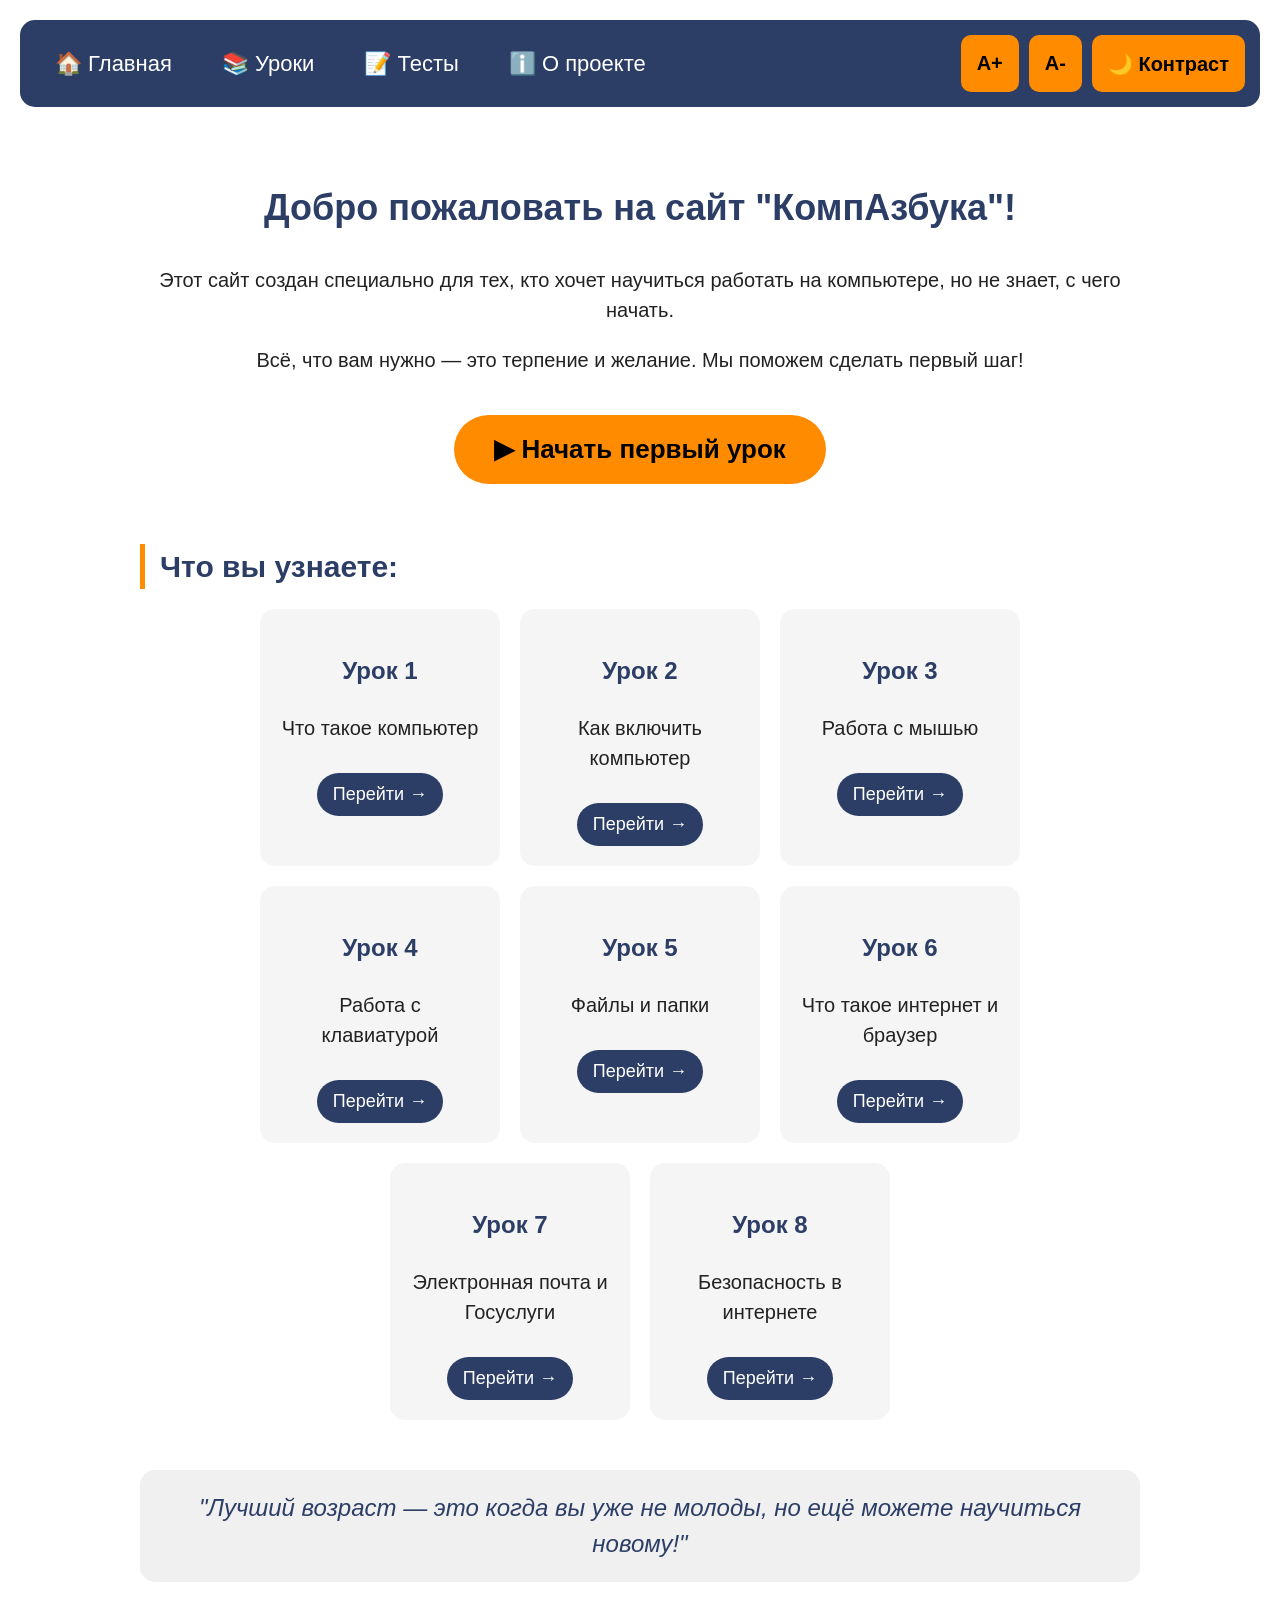
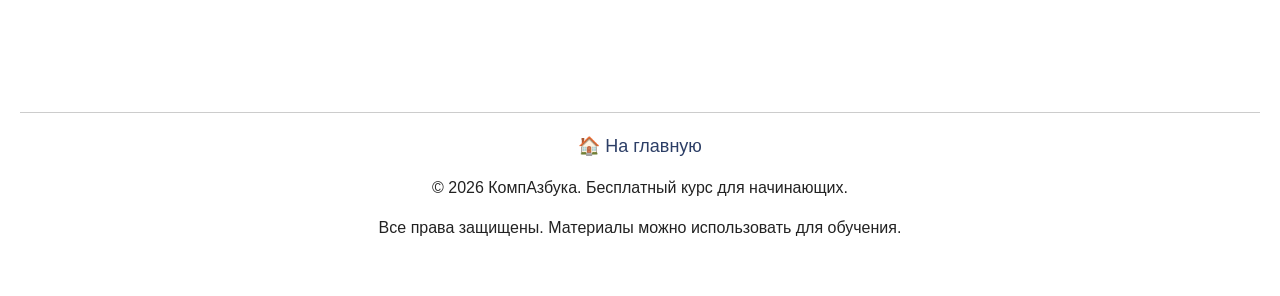
<file: index.html>
<!DOCTYPE html>
<link rel="stylesheet" href="style.css">
<html lang="ru">
<head>
    <meta charset="UTF-8">
    <meta name="viewport" content="width=device-width, initial-scale=1.0">
    <title>КомпАзбука - учимся работать на компьютере</title>
    <link rel="stylesheet" href="style.css">
</head>
<body>
    <div class="menu">
        <a href="index.html">🏠 Главная</a>
        <a href="lessons.html">📚 Уроки</a>
        <a href="tests.html">📝 Тесты</a>
        <a href="about.html">ℹ️ О проекте</a>
        <div class="accessibility-buttons">
            <button id="fontPlus" class="access-btn">А+</button>
            <button id="fontMinus" class="access-btn">А-</button>
            <button id="contrastToggle" class="access-btn">🌙 Контраст</button>
        </div>
    </div>
    <div class="content">
        <h1>Добро пожаловать на сайт "КомпАзбука"!</h1>
        
        <div class="welcome-block">
            <p>Этот сайт создан специально для тех, кто хочет научиться работать на компьютере, но не знает, с чего начать.</p>
            <p>Всё, что вам нужно — это терпение и желание. Мы поможем сделать первый шаг!</p>
            <a href="lesson1.html" class="big-button">▶ Начать первый урок</a>
        </div>
        
        <h2>Что вы узнаете:</h2>
        
        <div class="lessons-preview">
            <div class="lesson-card">
                <h3>Урок 1</h3>
                <p>Что такое компьютер</p>
                <a href="lesson1.html" class="small-button">Перейти →</a>
            </div>
            <div class="lesson-card">
                <h3>Урок 2</h3>
                <p>Как включить компьютер</p>
                <a href="lesson2.html" class="small-button">Перейти →</a>
            </div>
            <div class="lesson-card">
                <h3>Урок 3</h3>
                <p>Работа с мышью</p>
                <a href="lesson3.html" class="small-button">Перейти →</a>
            </div>
            <div class="lesson-card">
                <h3>Урок 4</h3>
                <p>Работа с клавиатурой</p>
                <a href="lesson4.html" class="small-button">Перейти →</a>
            </div>
		<div class="lesson-card">
                <h3>Урок 5</h3>
                <p>Файлы и папки</p>
                <a href="lesson5.html" class="small-button">Перейти →</a>
            </div>
		<div class="lesson-card">
                <h3>Урок 6</h3>
                <p>Что такое интернет и браузер</p>
                <a href="lesson6.html" class="small-button">Перейти →</a>
            </div>
		<div class="lesson-card">
                <h3>Урок 7</h3>
                <p>Электронная почта и Госуслуги</p>
                <a href="lesson7.html" class="small-button">Перейти →</a>
            </div>
		<div class="lesson-card">
                <h3>Урок 8</h3>
                <p>Безопасность в интернете</p>
                <a href="lesson8.html" class="small-button">Перейти →</a>
            </div>
        </div>
        
        <div class="quote">
            "Лучший возраст — это когда вы уже не молоды, но ещё можете научиться новому!"
        </div>
    </div>
    <div class="footer">
        <a href="index.html">🏠 На главную</a>
        <p>© 2026 КомпАзбука. Бесплатный курс для начинающих.</p>
        <p>Все права защищены. Материалы можно использовать для обучения.</p>
    </div>

    <script src="script.js"></script>
</body>
</html>
</file>
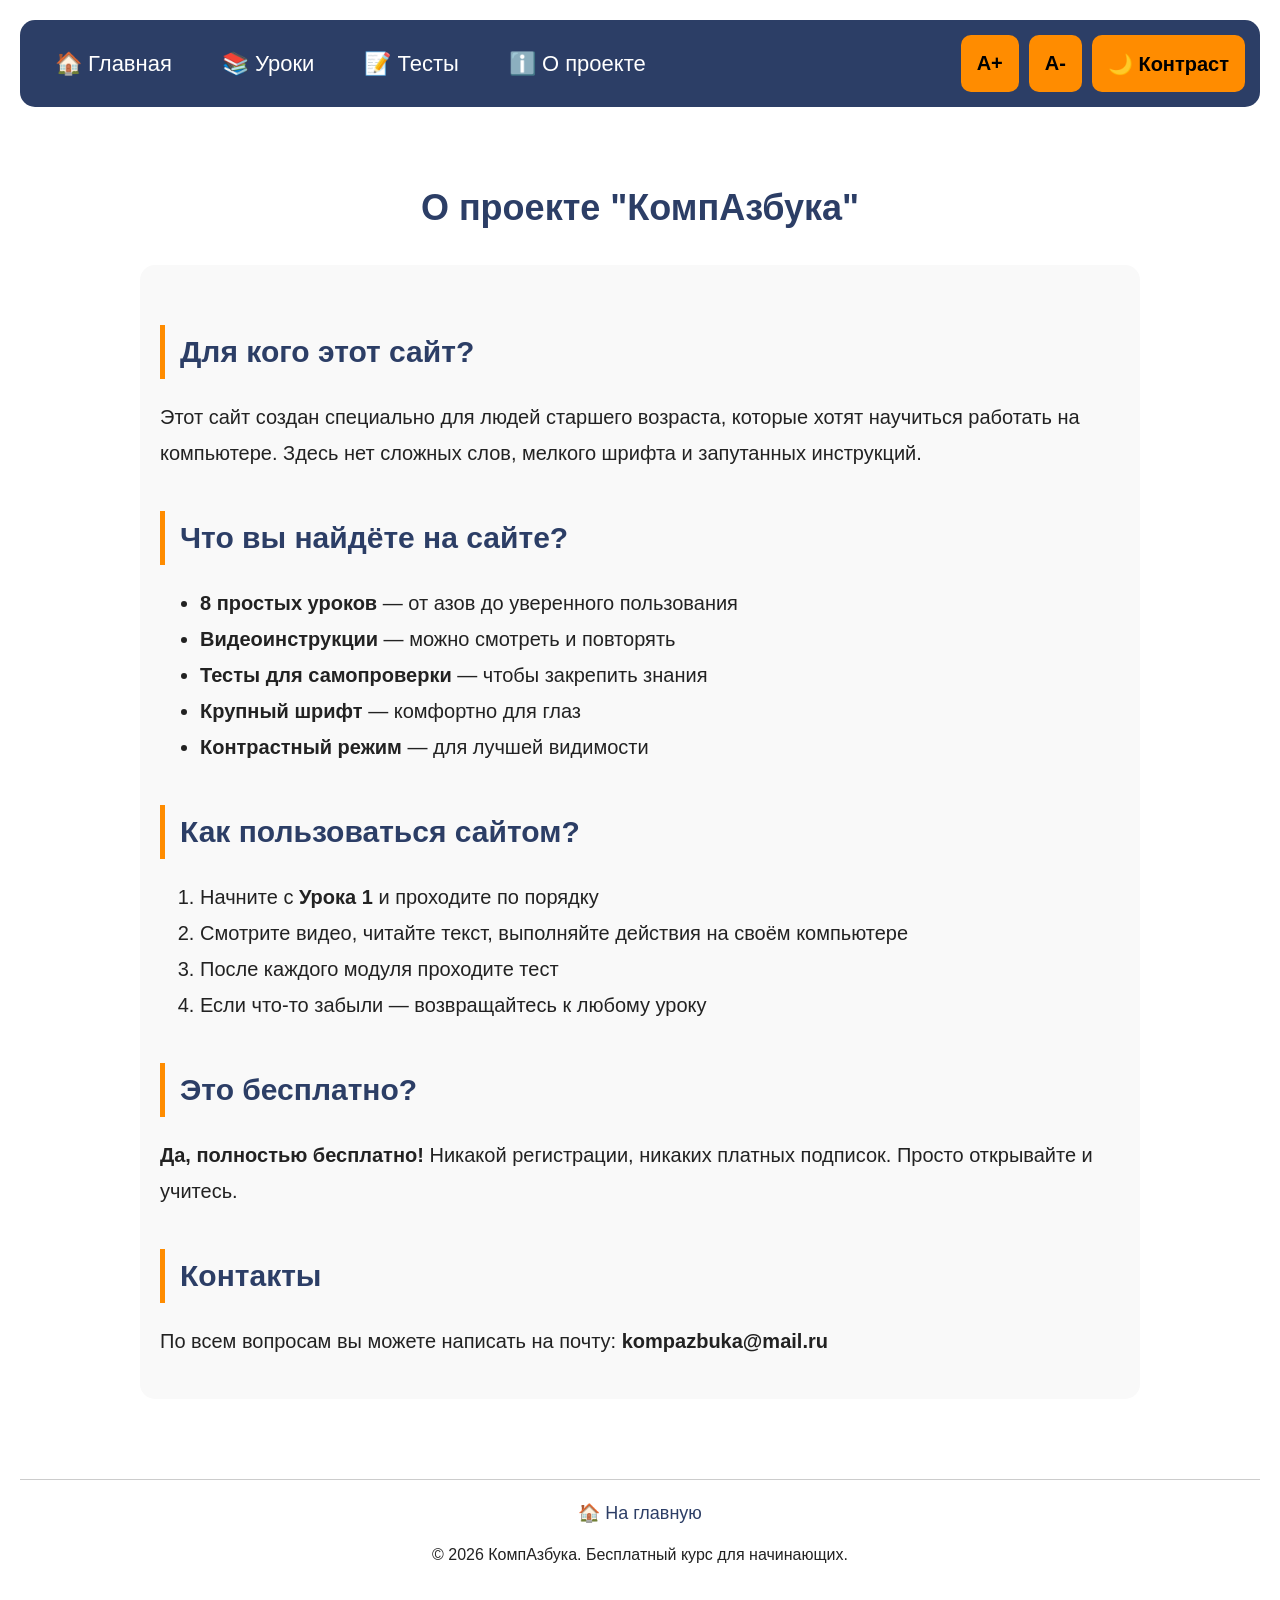
<file: about.html>
<!DOCTYPE html>
<html lang="ru">
<head>
    <meta charset="UTF-8">
    <meta name="viewport" content="width=device-width, initial-scale=1.0">
    <title>О проекте - КомпАзбука</title>
    <link rel="stylesheet" href="style.css">
</head>
<body>

    <div class="menu">
        <a href="index.html">🏠 Главная</a>
        <a href="lessons.html">📚 Уроки</a>
        <a href="tests.html">📝 Тесты</a>
        <a href="about.html">ℹ️ О проекте</a>
        <div class="accessibility-buttons">
            <button id="fontPlus" class="access-btn">А+</button>
            <button id="fontMinus" class="access-btn">А-</button>
            <button id="contrastToggle" class="access-btn">🌙 Контраст</button>
        </div>
    </div>

    <div class="content">
        <h1>О проекте "КомпАзбука"</h1>
        
        <div class="about-text">
            <h2>Для кого этот сайт?</h2>
            <p>Этот сайт создан специально для людей старшего возраста, которые хотят научиться работать на компьютере. Здесь нет сложных слов, мелкого шрифта и запутанных инструкций.</p>
            
            <h2>Что вы найдёте на сайте?</h2>
            <ul>
                <li><strong>8 простых уроков</strong> — от азов до уверенного пользования</li>
                <li><strong>Видеоинструкции</strong> — можно смотреть и повторять</li>
                <li><strong>Тесты для самопроверки</strong> — чтобы закрепить знания</li>
                <li><strong>Крупный шрифт</strong> — комфортно для глаз</li>
                <li><strong>Контрастный режим</strong> — для лучшей видимости</li>
            </ul>
            
            <h2>Как пользоваться сайтом?</h2>
            <ol>
                <li>Начните с <strong>Урока 1</strong> и проходите по порядку</li>
                <li>Смотрите видео, читайте текст, выполняйте действия на своём компьютере</li>
                <li>После каждого модуля проходите тест</li>
                <li>Если что-то забыли — возвращайтесь к любому уроку</li>
            </ol>
            
            <h2>Это бесплатно?</h2>
            <p><strong>Да, полностью бесплатно!</strong> Никакой регистрации, никаких платных подписок. Просто открывайте и учитесь.</p>
            
            <h2>Контакты</h2>
            <p>По всем вопросам вы можете написать на почту: <strong>kompazbuka@mail.ru</strong></p>
        </div>
    </div>

    <div class="footer">
        <a href="index.html">🏠 На главную</a>
        <p>© 2026 КомпАзбука. Бесплатный курс для начинающих.</p>
    </div>

    <script src="script.js"></script>
</body>
</html>
</file>
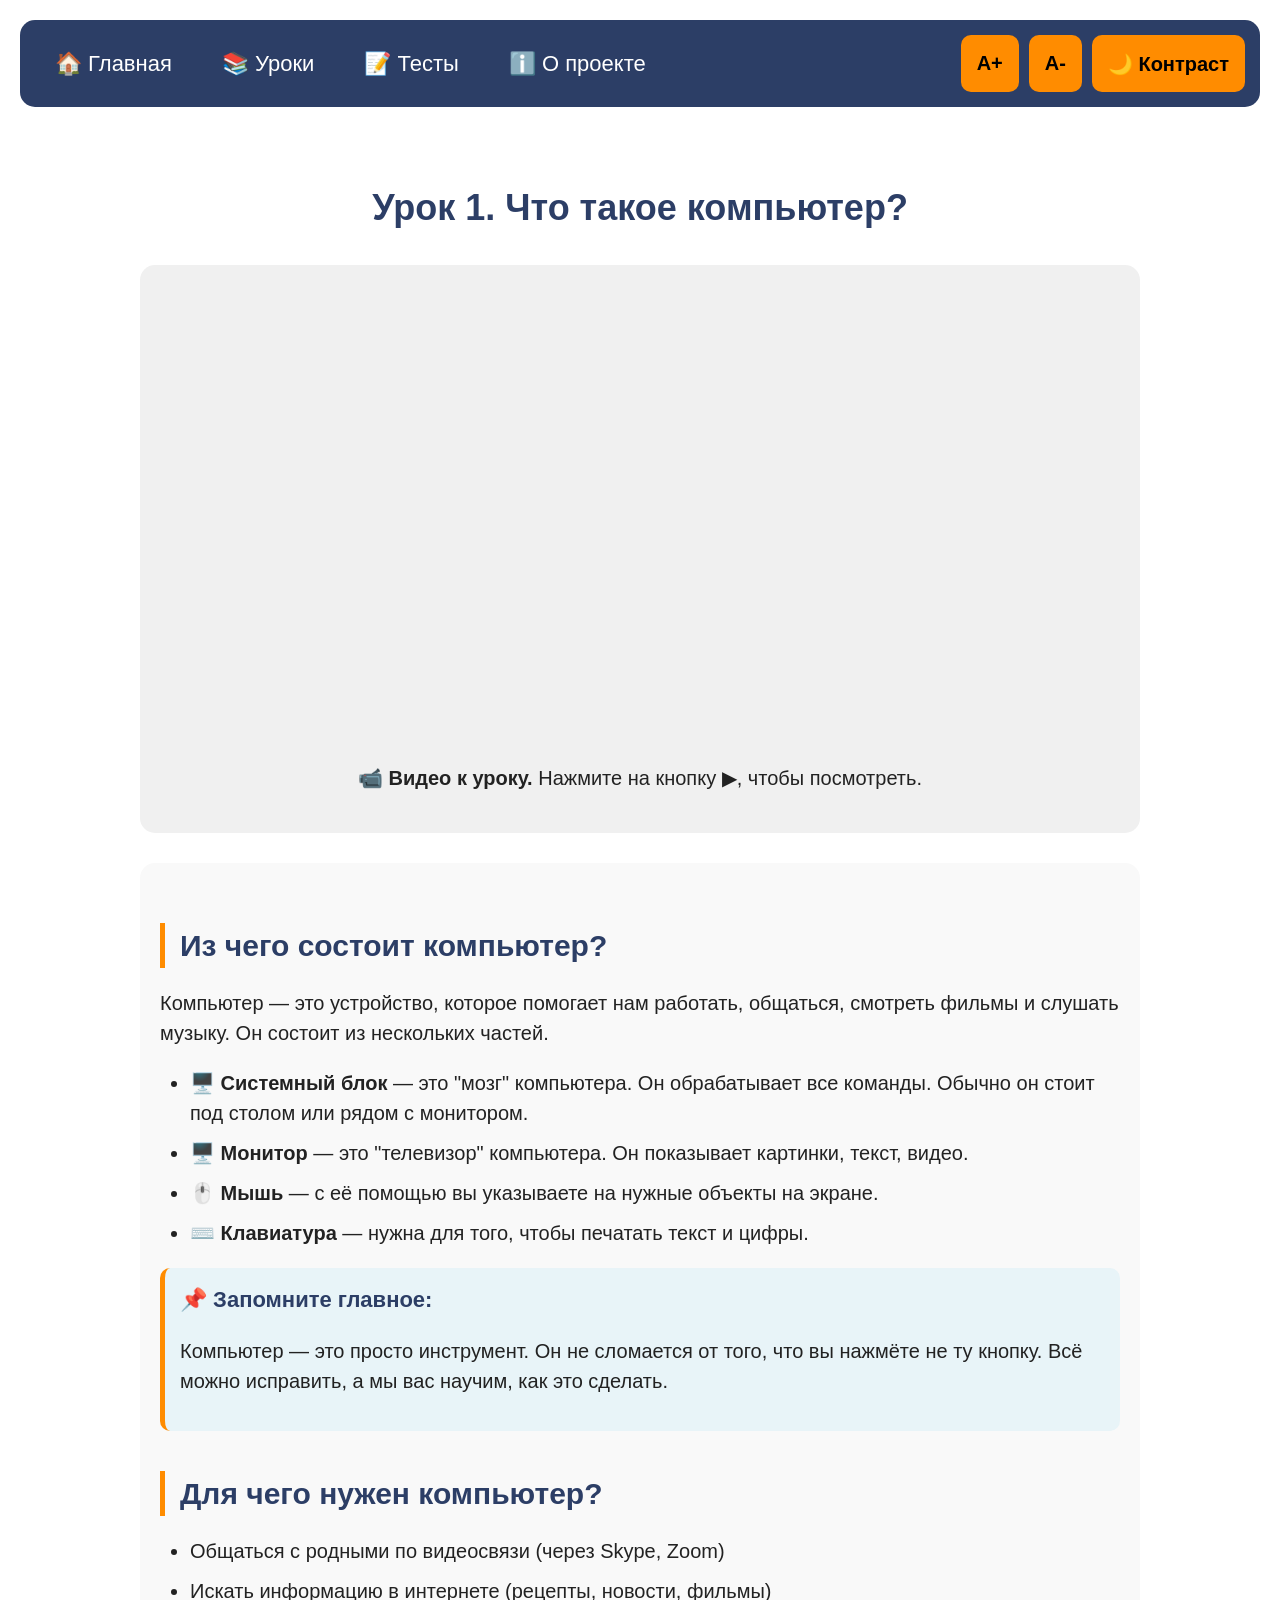
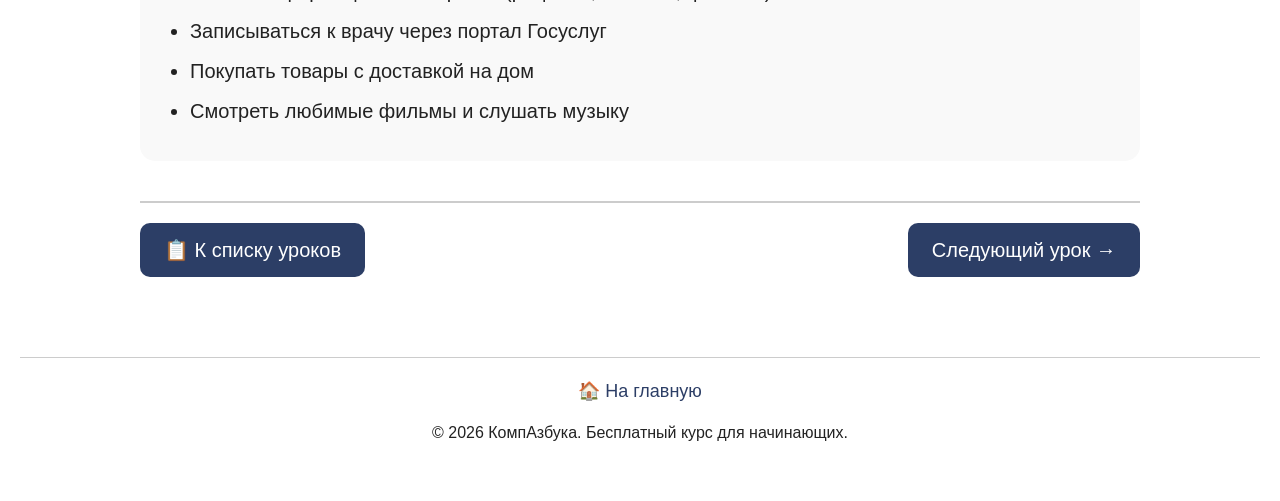
<file: lesson1.html>
<!DOCTYPE html>
<html lang="ru">
<head>
    <meta charset="UTF-8">
    <meta name="viewport" content="width=device-width, initial-scale=1.0">
    <title>Урок 1 - Что такое компьютер</title>
    <link rel="stylesheet" href="style.css">
</head>
<body>

    <div class="menu">
        <a href="index.html">🏠 Главная</a>
        <a href="lessons.html">📚 Уроки</a>
        <a href="tests.html">📝 Тесты</a>
        <a href="about.html">ℹ️ О проекте</a>
        <div class="accessibility-buttons">
            <button id="fontPlus" class="access-btn">А+</button>
            <button id="fontMinus" class="access-btn">А-</button>
            <button id="contrastToggle" class="access-btn">🌙 Контраст</button>
        </div>
    </div>

    <div class="content">
        <h1>Урок 1. Что такое компьютер?</h1>
        
        <!ВИДЕО>
        <div class="video-block">
            <iframe 
                src="https://www.youtube.com/embed/VIDEO_ID_1" 
                frameborder="0" 
                allowfullscreen>
            </iframe>
            <p><strong>📹 Видео к уроку.</strong> Нажмите на кнопку ▶, чтобы посмотреть.</p>
        </div>
        <div class="lesson-text">
            <h2>Из чего состоит компьютер?</h2>
            <p>Компьютер — это устройство, которое помогает нам работать, общаться, смотреть фильмы и слушать музыку. Он состоит из нескольких частей.</p>
            
            <ul>
                <li><strong>🖥️ Системный блок</strong> — это "мозг" компьютера. Он обрабатывает все команды. Обычно он стоит под столом или рядом с монитором.</li>
                <li><strong>🖥️ Монитор</strong> — это "телевизор" компьютера. Он показывает картинки, текст, видео.</li>
                <li><strong>🖱️ Мышь</strong> — с её помощью вы указываете на нужные объекты на экране.</li>
                <li><strong>⌨️ Клавиатура</strong> — нужна для того, чтобы печатать текст и цифры.</li>
            </ul>
            
            <div class="remember-block">
                <h4>📌 Запомните главное:</h4>
                <p>Компьютер — это просто инструмент. Он не сломается от того, что вы нажмёте не ту кнопку. Всё можно исправить, а мы вас научим, как это сделать.</p>
            </div>
            
            <h2>Для чего нужен компьютер?</h2>
            <ul>
                <li>Общаться с родными по видеосвязи (через Skype, Zoom)</li>
                <li>Искать информацию в интернете (рецепты, новости, фильмы)</li>
                <li>Записываться к врачу через портал Госуслуг</li>
                <li>Покупать товары с доставкой на дом</li>
                <li>Смотреть любимые фильмы и слушать музыку</li>
            </ul>
        </div>
        <div class="lesson-navigation">
            <a href="lessons.html" class="nav-button">📋 К списку уроков</a>
            <a href="lesson2.html" class="nav-button">Следующий урок →</a>
        </div>
    </div>

    <div class="footer">
        <a href="index.html">🏠 На главную</a>
        <p>© 2026 КомпАзбука. Бесплатный курс для начинающих.</p>
    </div>

    <script src="script.js"></script>
</body>
</html>
</file>
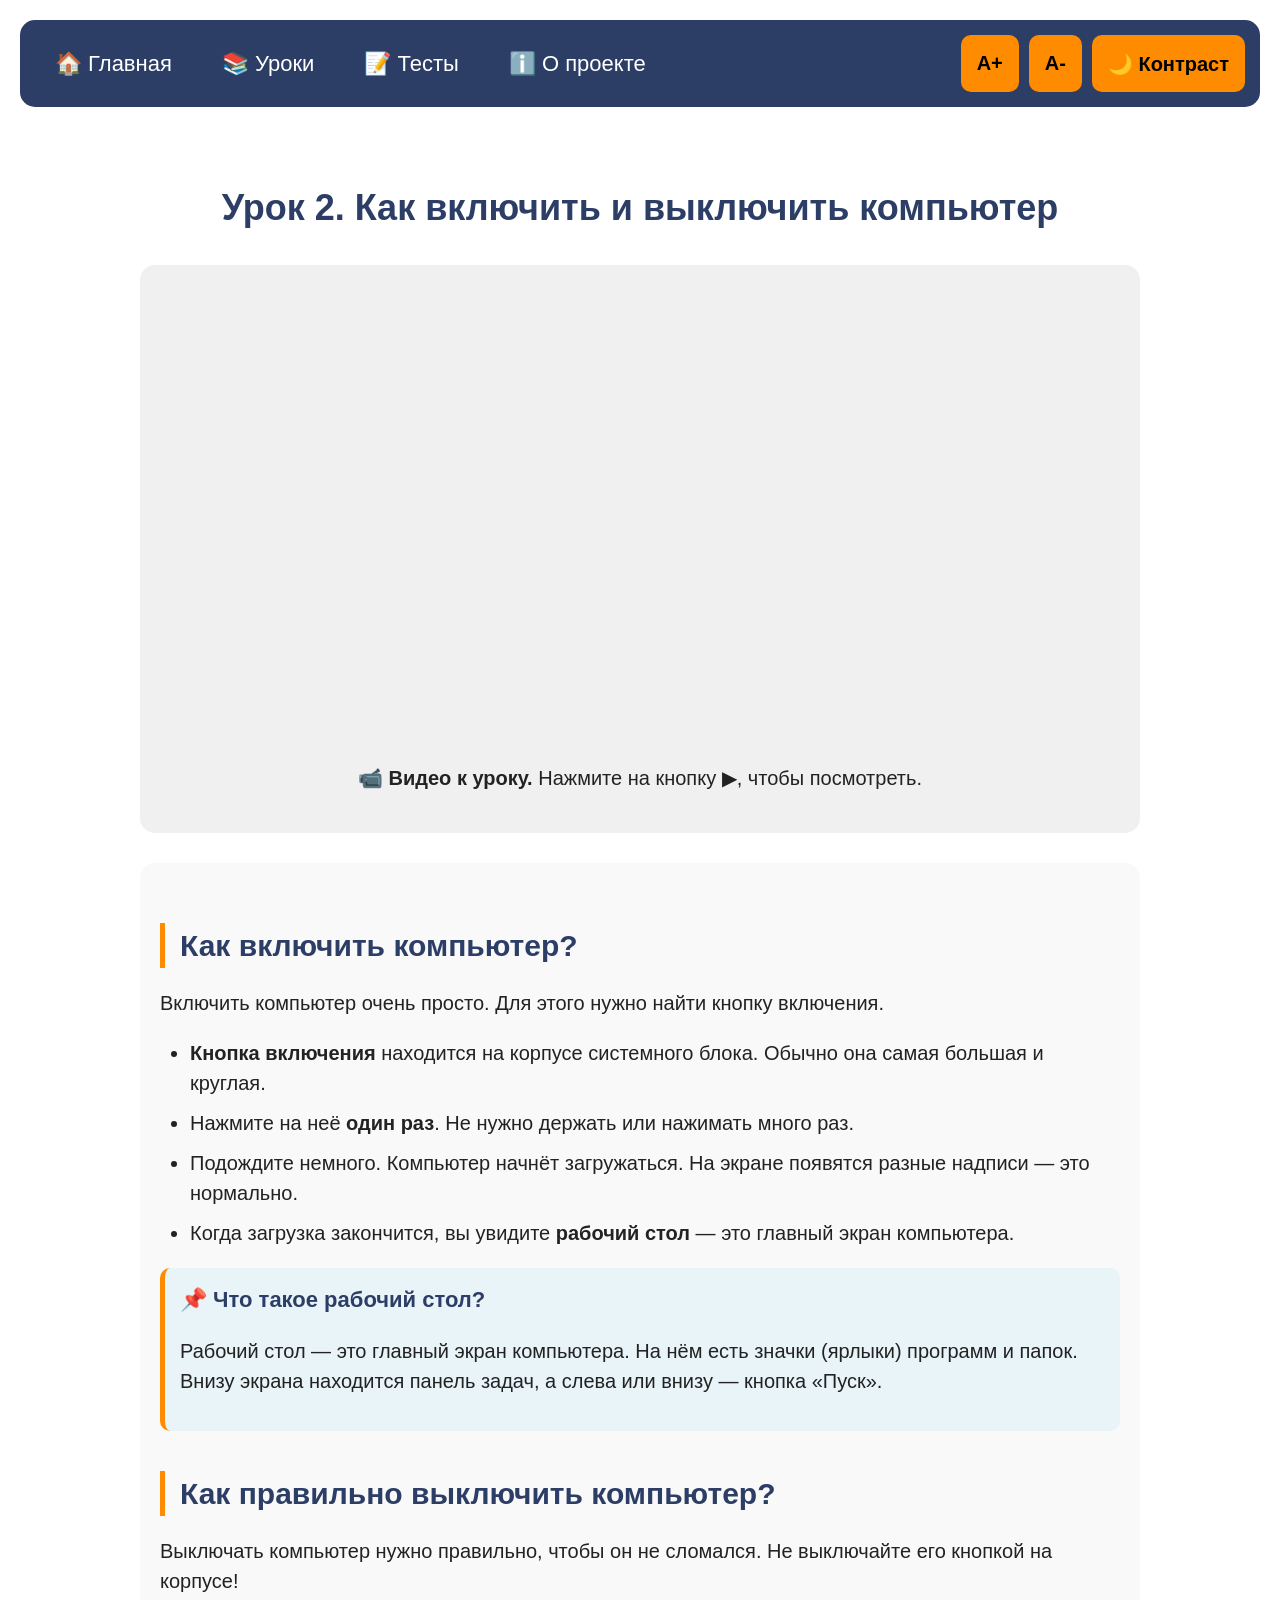
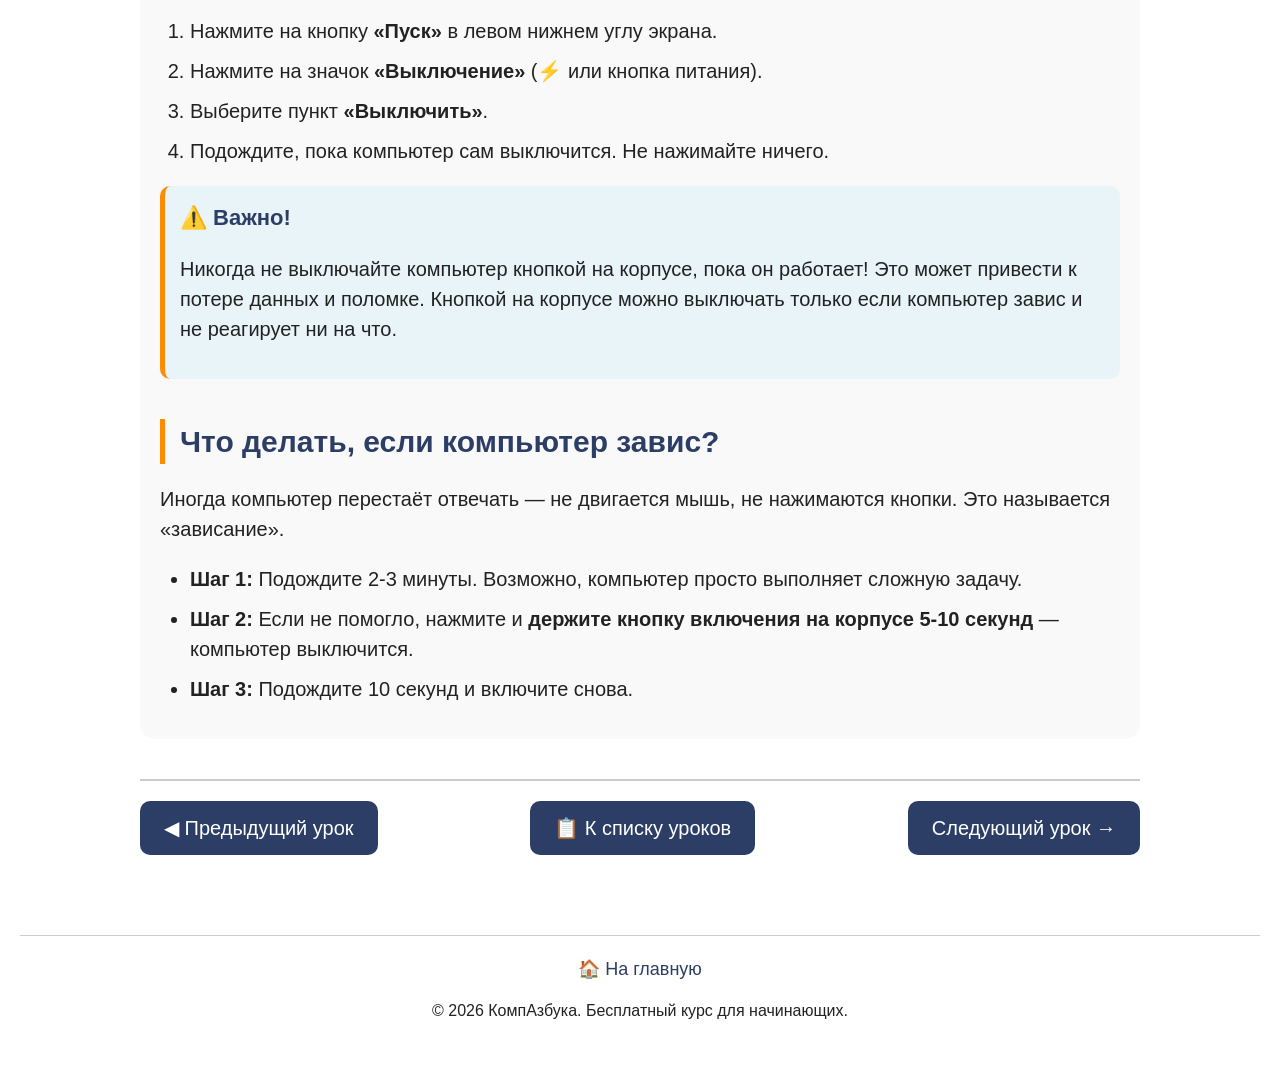
<file: lesson2.html>
<!DOCTYPE html>
<html lang="ru">
<head>
    <meta charset="UTF-8">
    <meta name="viewport" content="width=device-width, initial-scale=1.0">
    <title>Урок 2 - Как включить и выключить компьютер</title>
    <link rel="stylesheet" href="style.css">
</head>
<body>

    <div class="menu">
        <a href="index.html">🏠 Главная</a>
        <a href="lessons.html">📚 Уроки</a>
        <a href="tests.html">📝 Тесты</a>
        <a href="about.html">ℹ️ О проекте</a>
        <div class="accessibility-buttons">
            <button id="fontPlus" class="access-btn">А+</button>
            <button id="fontMinus" class="access-btn">А-</button>
            <button id="contrastToggle" class="access-btn">🌙 Контраст</button>
        </div>
    </div>

    <div class="content">
        <h1>Урок 2. Как включить и выключить компьютер</h1>
        
        <div class="video-block">
            <iframe 
                src="https://www.youtube.com/embed/VIDEO_ID_2" 
                frameborder="0" 
                allowfullscreen>
            </iframe>
            <p><strong>📹 Видео к уроку.</strong> Нажмите на кнопку ▶, чтобы посмотреть.</p>
        </div>
        
        <div class="lesson-text">
            <h2>Как включить компьютер?</h2>
            <p>Включить компьютер очень просто. Для этого нужно найти кнопку включения.</p>
            
            <ul>
                <li><strong>Кнопка включения</strong> находится на корпусе системного блока. Обычно она самая большая и круглая.</li>
                <li>Нажмите на неё <strong>один раз</strong>. Не нужно держать или нажимать много раз.</li>
                <li>Подождите немного. Компьютер начнёт загружаться. На экране появятся разные надписи — это нормально.</li>
                <li>Когда загрузка закончится, вы увидите <strong>рабочий стол</strong> — это главный экран компьютера.</li>
            </ul>
            
            <div class="remember-block">
                <h4>📌 Что такое рабочий стол?</h4>
                <p>Рабочий стол — это главный экран компьютера. На нём есть значки (ярлыки) программ и папок. Внизу экрана находится панель задач, а слева или внизу — кнопка «Пуск».</p>
            </div>
            
            <h2>Как правильно выключить компьютер?</h2>
            <p>Выключать компьютер нужно правильно, чтобы он не сломался. Не выключайте его кнопкой на корпусе!</p>
            
            <ol>
                <li>Нажмите на кнопку <strong>«Пуск»</strong> в левом нижнем углу экрана.</li>
                <li>Нажмите на значок <strong>«Выключение»</strong> (⚡ или кнопка питания).</li>
                <li>Выберите пункт <strong>«Выключить»</strong>.</li>
                <li>Подождите, пока компьютер сам выключится. Не нажимайте ничего.</li>
            </ol>
            
            <div class="remember-block">
                <h4>⚠️ Важно!</h4>
                <p>Никогда не выключайте компьютер кнопкой на корпусе, пока он работает! Это может привести к потере данных и поломке. Кнопкой на корпусе можно выключать только если компьютер завис и не реагирует ни на что.</p>
            </div>
            
            <h2>Что делать, если компьютер завис?</h2>
            <p>Иногда компьютер перестаёт отвечать — не двигается мышь, не нажимаются кнопки. Это называется «зависание».</p>
            <ul>
                <li><strong>Шаг 1:</strong> Подождите 2-3 минуты. Возможно, компьютер просто выполняет сложную задачу.</li>
                <li><strong>Шаг 2:</strong> Если не помогло, нажмите и <strong>держите кнопку включения на корпусе 5-10 секунд</strong> — компьютер выключится.</li>
                <li><strong>Шаг 3:</strong> Подождите 10 секунд и включите снова.</li>
            </ul>
        </div>
        
        <div class="lesson-navigation">
            <a href="lesson1.html" class="nav-button">◀ Предыдущий урок</a>
            <a href="lessons.html" class="nav-button">📋 К списку уроков</a>
            <a href="lesson3.html" class="nav-button">Следующий урок →</a>
        </div>
    </div>

    <div class="footer">
        <a href="index.html">🏠 На главную</a>
        <p>© 2026 КомпАзбука. Бесплатный курс для начинающих.</p>
    </div>

    <script src="script.js"></script>
</body>
</html>
</file>
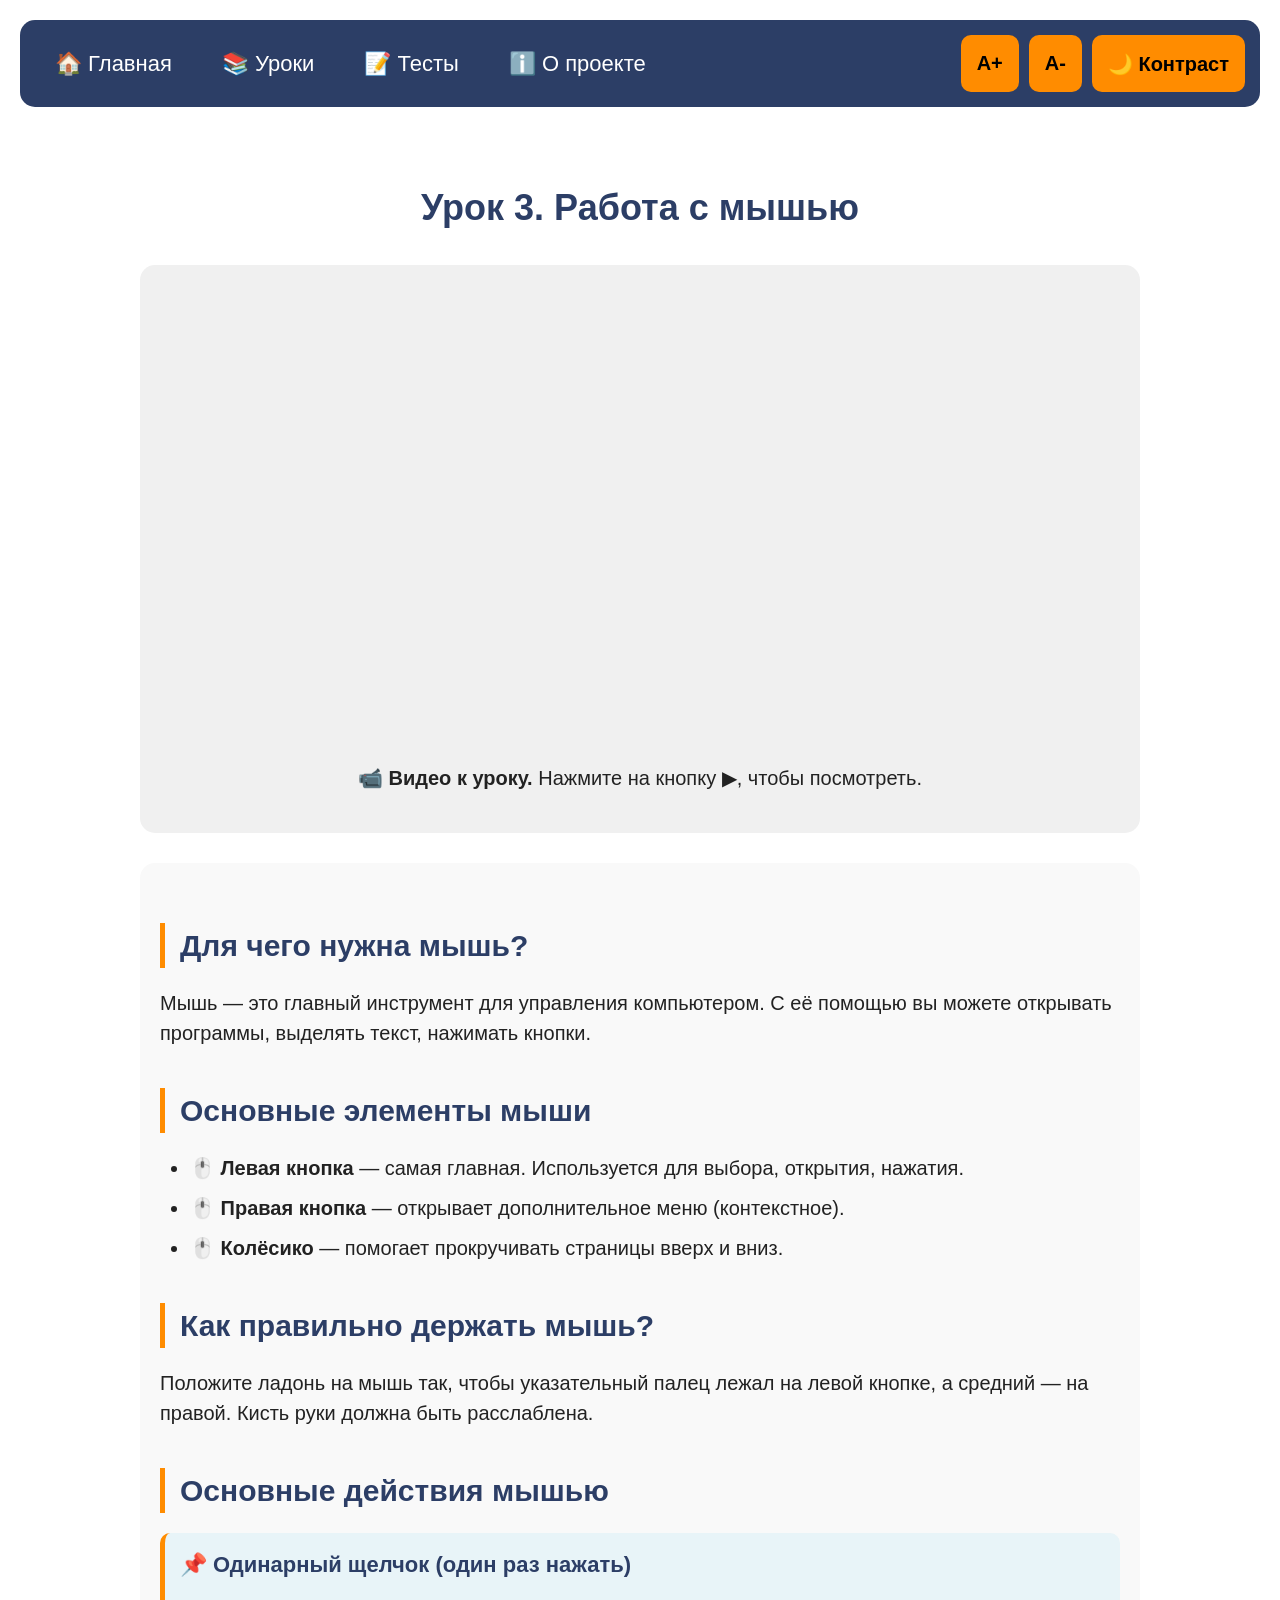
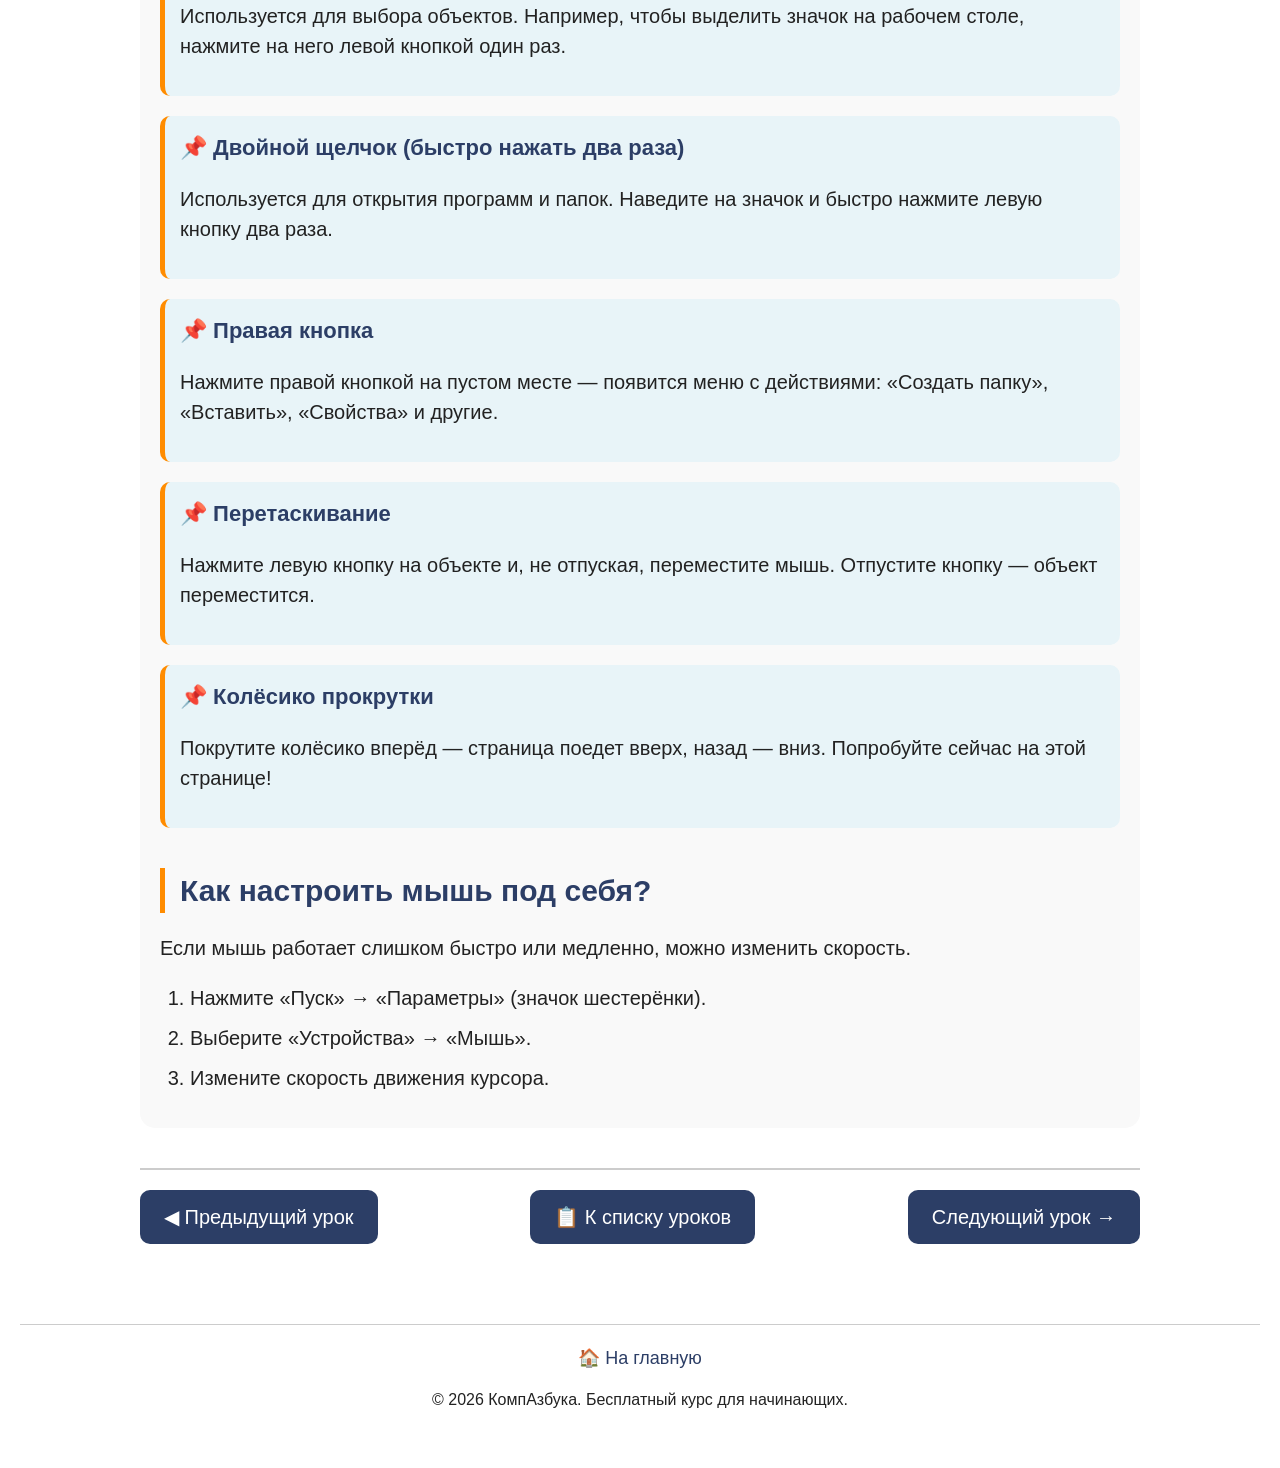
<file: lesson3.html>
<!DOCTYPE html>
<html lang="ru">
<head>
    <meta charset="UTF-8">
    <meta name="viewport" content="width=device-width, initial-scale=1.0">
    <title>Урок 3 - Работа с мышью</title>
    <link rel="stylesheet" href="style.css">
</head>
<body>

    <div class="menu">
        <a href="index.html">🏠 Главная</a>
        <a href="lessons.html">📚 Уроки</a>
        <a href="tests.html">📝 Тесты</a>
        <a href="about.html">ℹ️ О проекте</a>
        <div class="accessibility-buttons">
            <button id="fontPlus" class="access-btn">А+</button>
            <button id="fontMinus" class="access-btn">А-</button>
            <button id="contrastToggle" class="access-btn">🌙 Контраст</button>
        </div>
    </div>

    <div class="content">
        <h1>Урок 3. Работа с мышью</h1>
        
        <div class="video-block">
            <iframe 
                src="https://www.youtube.com/embed/VIDEO_ID_3" 
                frameborder="0" 
                allowfullscreen>
            </iframe>
            <p><strong>📹 Видео к уроку.</strong> Нажмите на кнопку ▶, чтобы посмотреть.</p>
        </div>
        
        <div class="lesson-text">
            <h2>Для чего нужна мышь?</h2>
            <p>Мышь — это главный инструмент для управления компьютером. С её помощью вы можете открывать программы, выделять текст, нажимать кнопки.</p>
            
            <h2>Основные элементы мыши</h2>
            <ul>
                <li><strong>🖱️ Левая кнопка</strong> — самая главная. Используется для выбора, открытия, нажатия.</li>
                <li><strong>🖱️ Правая кнопка</strong> — открывает дополнительное меню (контекстное).</li>
                <li><strong>🖱️ Колёсико</strong> — помогает прокручивать страницы вверх и вниз.</li>
            </ul>
            
            <h2>Как правильно держать мышь?</h2>
            <p>Положите ладонь на мышь так, чтобы указательный палец лежал на левой кнопке, а средний — на правой. Кисть руки должна быть расслаблена.</p>
            
            <h2>Основные действия мышью</h2>
            
            <div class="remember-block">
                <h4>📌 Одинарный щелчок (один раз нажать)</h4>
                <p>Используется для выбора объектов. Например, чтобы выделить значок на рабочем столе, нажмите на него левой кнопкой один раз.</p>
            </div>
            
            <div class="remember-block">
                <h4>📌 Двойной щелчок (быстро нажать два раза)</h4>
                <p>Используется для открытия программ и папок. Наведите на значок и быстро нажмите левую кнопку два раза.</p>
            </div>
            
            <div class="remember-block">
                <h4>📌 Правая кнопка</h4>
                <p>Нажмите правой кнопкой на пустом месте — появится меню с действиями: «Создать папку», «Вставить», «Свойства» и другие.</p>
            </div>
            
            <div class="remember-block">
                <h4>📌 Перетаскивание</h4>
                <p>Нажмите левую кнопку на объекте и, не отпуская, переместите мышь. Отпустите кнопку — объект переместится.</p>
            </div>
            
            <div class="remember-block">
                <h4>📌 Колёсико прокрутки</h4>
                <p>Покрутите колёсико вперёд — страница поедет вверх, назад — вниз. Попробуйте сейчас на этой странице!</p>
            </div>
            
            <h2>Как настроить мышь под себя?</h2>
            <p>Если мышь работает слишком быстро или медленно, можно изменить скорость.</p>
            <ol>
                <li>Нажмите «Пуск» → «Параметры» (значок шестерёнки).</li>
                <li>Выберите «Устройства» → «Мышь».</li>
                <li>Измените скорость движения курсора.</li>
            </ol>
        </div>
        
        <div class="lesson-navigation">
            <a href="lesson2.html" class="nav-button">◀ Предыдущий урок</a>
            <a href="lessons.html" class="nav-button">📋 К списку уроков</a>
            <a href="lesson4.html" class="nav-button">Следующий урок →</a>
        </div>
    </div>

    <div class="footer">
        <a href="index.html">🏠 На главную</a>
        <p>© 2026 КомпАзбука. Бесплатный курс для начинающих.</p>
    </div>

    <script src="script.js"></script>
</body>
</html>
</file>
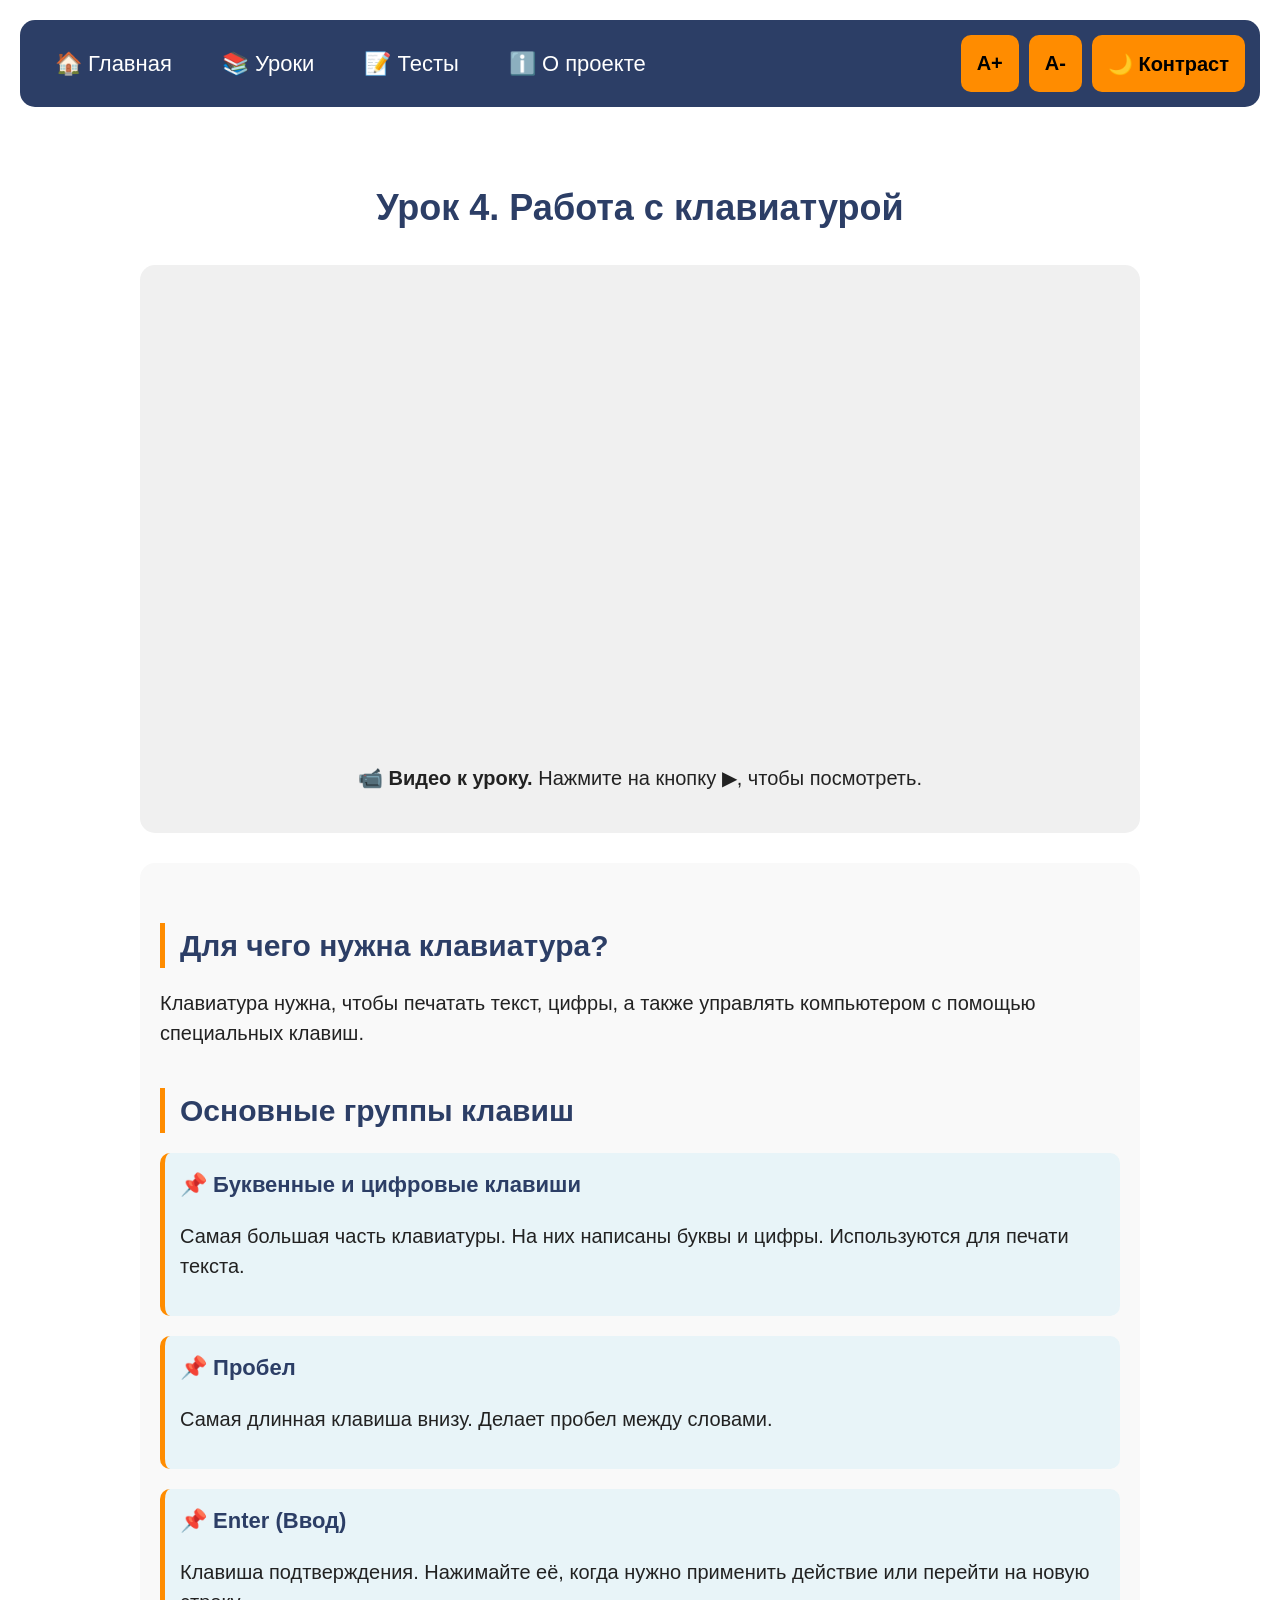
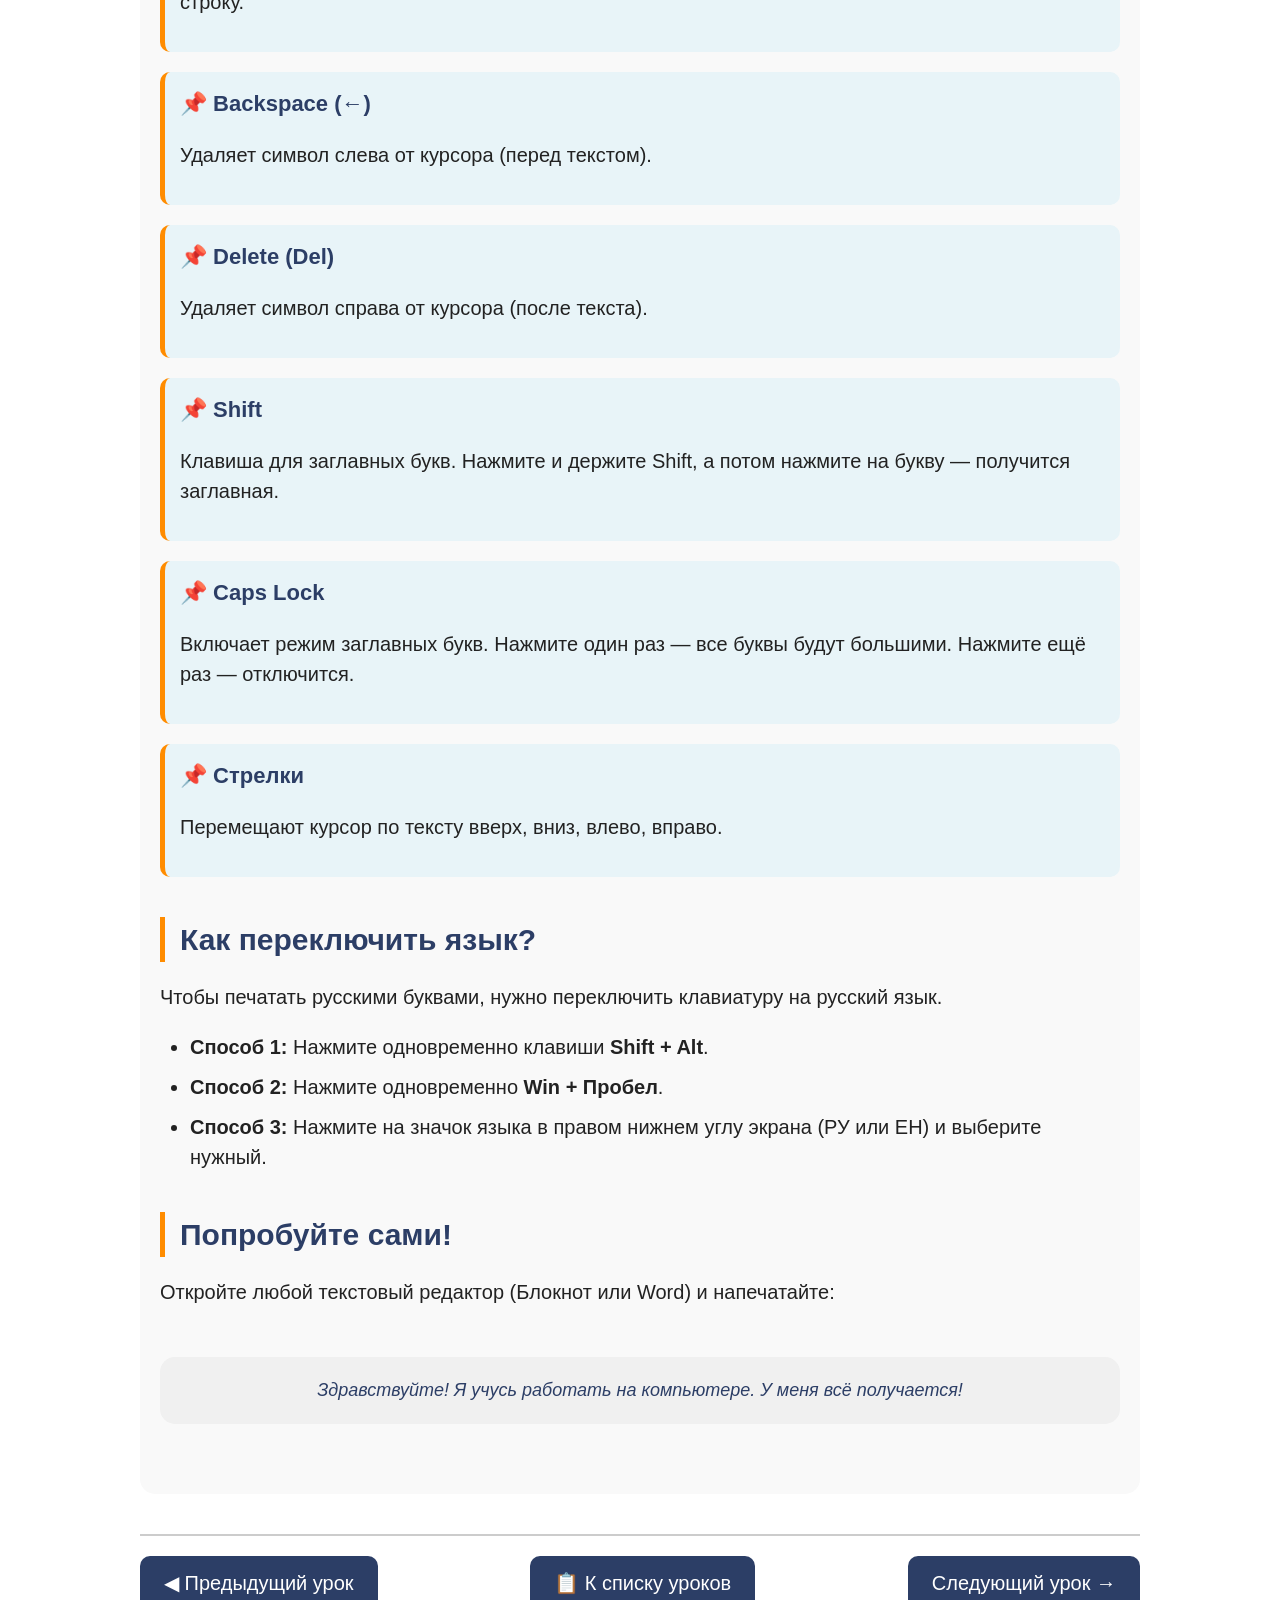
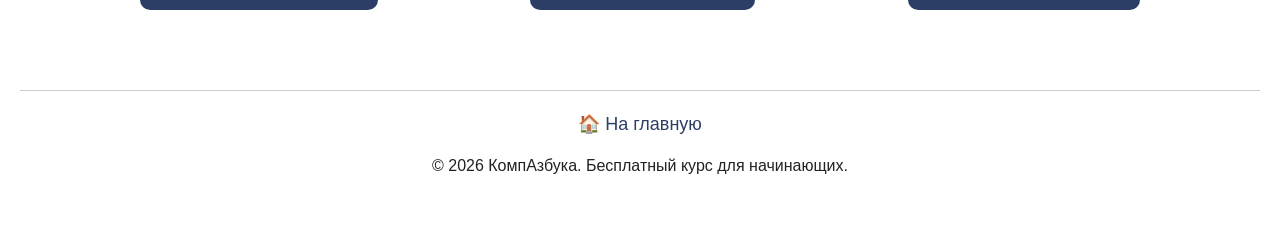
<file: lesson4.html>
<!DOCTYPE html>
<html lang="ru">
<head>
    <meta charset="UTF-8">
    <meta name="viewport" content="width=device-width, initial-scale=1.0">
    <title>Урок 4 - Работа с клавиатурой</title>
    <link rel="stylesheet" href="style.css">
</head>
<body>

    <div class="menu">
        <a href="index.html">🏠 Главная</a>
        <a href="lessons.html">📚 Уроки</a>
        <a href="tests.html">📝 Тесты</a>
        <a href="about.html">ℹ️ О проекте</a>
        <div class="accessibility-buttons">
            <button id="fontPlus" class="access-btn">А+</button>
            <button id="fontMinus" class="access-btn">А-</button>
            <button id="contrastToggle" class="access-btn">🌙 Контраст</button>
        </div>
    </div>

    <div class="content">
        <h1>Урок 4. Работа с клавиатурой</h1>
        
        <div class="video-block">
            <iframe 
                src="https://www.youtube.com/embed/VIDEO_ID_4" 
                frameborder="0" 
                allowfullscreen>
            </iframe>
            <p><strong>📹 Видео к уроку.</strong> Нажмите на кнопку ▶, чтобы посмотреть.</p>
        </div>
        
        <div class="lesson-text">
            <h2>Для чего нужна клавиатура?</h2>
            <p>Клавиатура нужна, чтобы печатать текст, цифры, а также управлять компьютером с помощью специальных клавиш.</p>
            
            <h2>Основные группы клавиш</h2>
            
            <div class="remember-block">
                <h4>📌 Буквенные и цифровые клавиши</h4>
                <p>Самая большая часть клавиатуры. На них написаны буквы и цифры. Используются для печати текста.</p>
            </div>
            
            <div class="remember-block">
                <h4>📌 Пробел</h4>
                <p>Самая длинная клавиша внизу. Делает пробел между словами.</p>
            </div>
            
            <div class="remember-block">
                <h4>📌 Enter (Ввод)</h4>
                <p>Клавиша подтверждения. Нажимайте её, когда нужно применить действие или перейти на новую строку.</p>
            </div>
            
            <div class="remember-block">
                <h4>📌 Backspace (←)</h4>
                <p>Удаляет символ слева от курсора (перед текстом).</p>
            </div>
            
            <div class="remember-block">
                <h4>📌 Delete (Del)</h4>
                <p>Удаляет символ справа от курсора (после текста).</p>
            </div>
            
            <div class="remember-block">
                <h4>📌 Shift</h4>
                <p>Клавиша для заглавных букв. Нажмите и держите Shift, а потом нажмите на букву — получится заглавная.</p>
            </div>
            
            <div class="remember-block">
                <h4>📌 Caps Lock</h4>
                <p>Включает режим заглавных букв. Нажмите один раз — все буквы будут большими. Нажмите ещё раз — отключится.</p>
            </div>
            
            <div class="remember-block">
                <h4>📌 Стрелки</h4>
                <p>Перемещают курсор по тексту вверх, вниз, влево, вправо.</p>
            </div>
            
            <h2>Как переключить язык?</h2>
            <p>Чтобы печатать русскими буквами, нужно переключить клавиатуру на русский язык.</p>
            <ul>
                <li><strong>Способ 1:</strong> Нажмите одновременно клавиши <strong>Shift + Alt</strong>.</li>
                <li><strong>Способ 2:</strong> Нажмите одновременно <strong>Win + Пробел</strong>.</li>
                <li><strong>Способ 3:</strong> Нажмите на значок языка в правом нижнем углу экрана (РУ или ЕН) и выберите нужный.</li>
            </ul>
            
            <h2>Попробуйте сами!</h2>
            <p>Откройте любой текстовый редактор (Блокнот или Word) и напечатайте:</p>
            <div class="quote" style="font-size: 18px;">
                Здравствуйте! Я учусь работать на компьютере. У меня всё получается!
            </div>
        </div>
        
        <div class="lesson-navigation">
            <a href="lesson3.html" class="nav-button">◀ Предыдущий урок</a>
            <a href="lessons.html" class="nav-button">📋 К списку уроков</a>
            <a href="lesson5.html" class="nav-button">Следующий урок →</a>
        </div>
    </div>

    <div class="footer">
        <a href="index.html">🏠 На главную</a>
        <p>© 2026 КомпАзбука. Бесплатный курс для начинающих.</p>
    </div>

    <script src="script.js"></script>
</body>
</html>
</file>
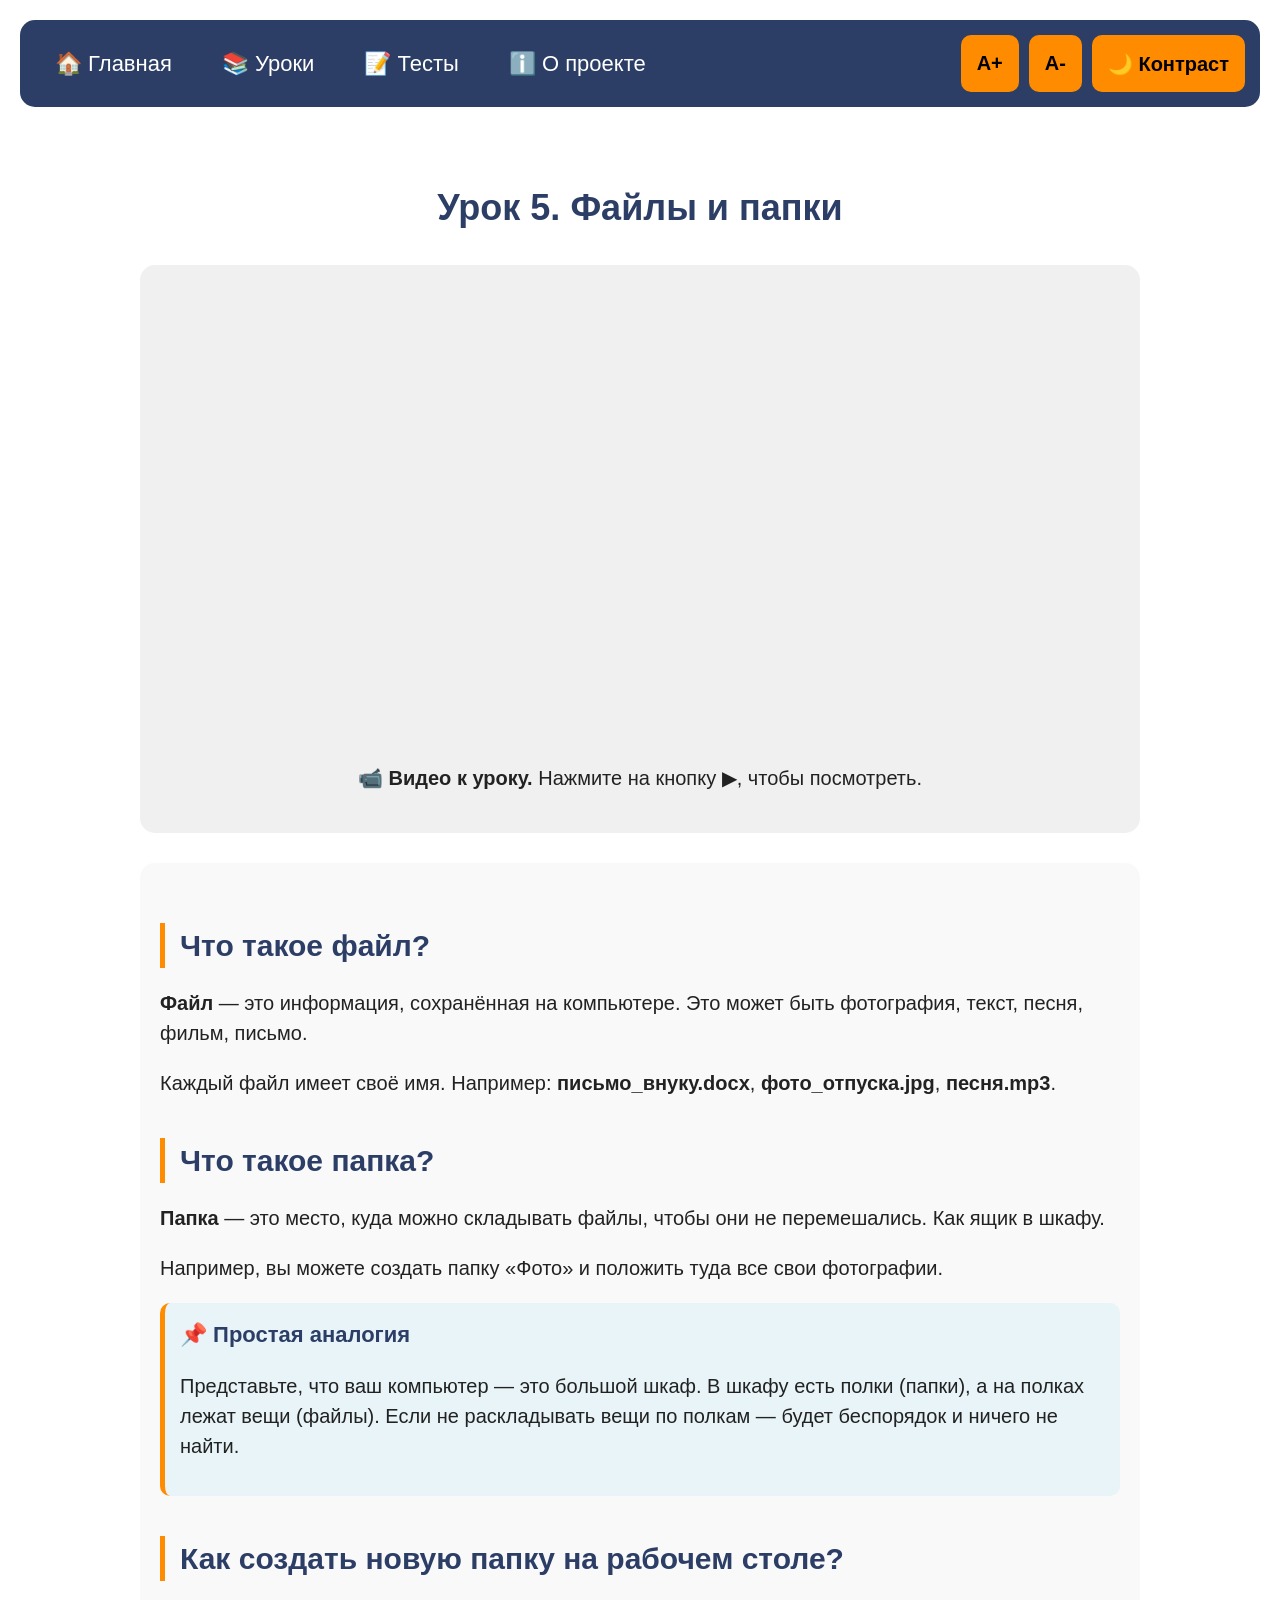
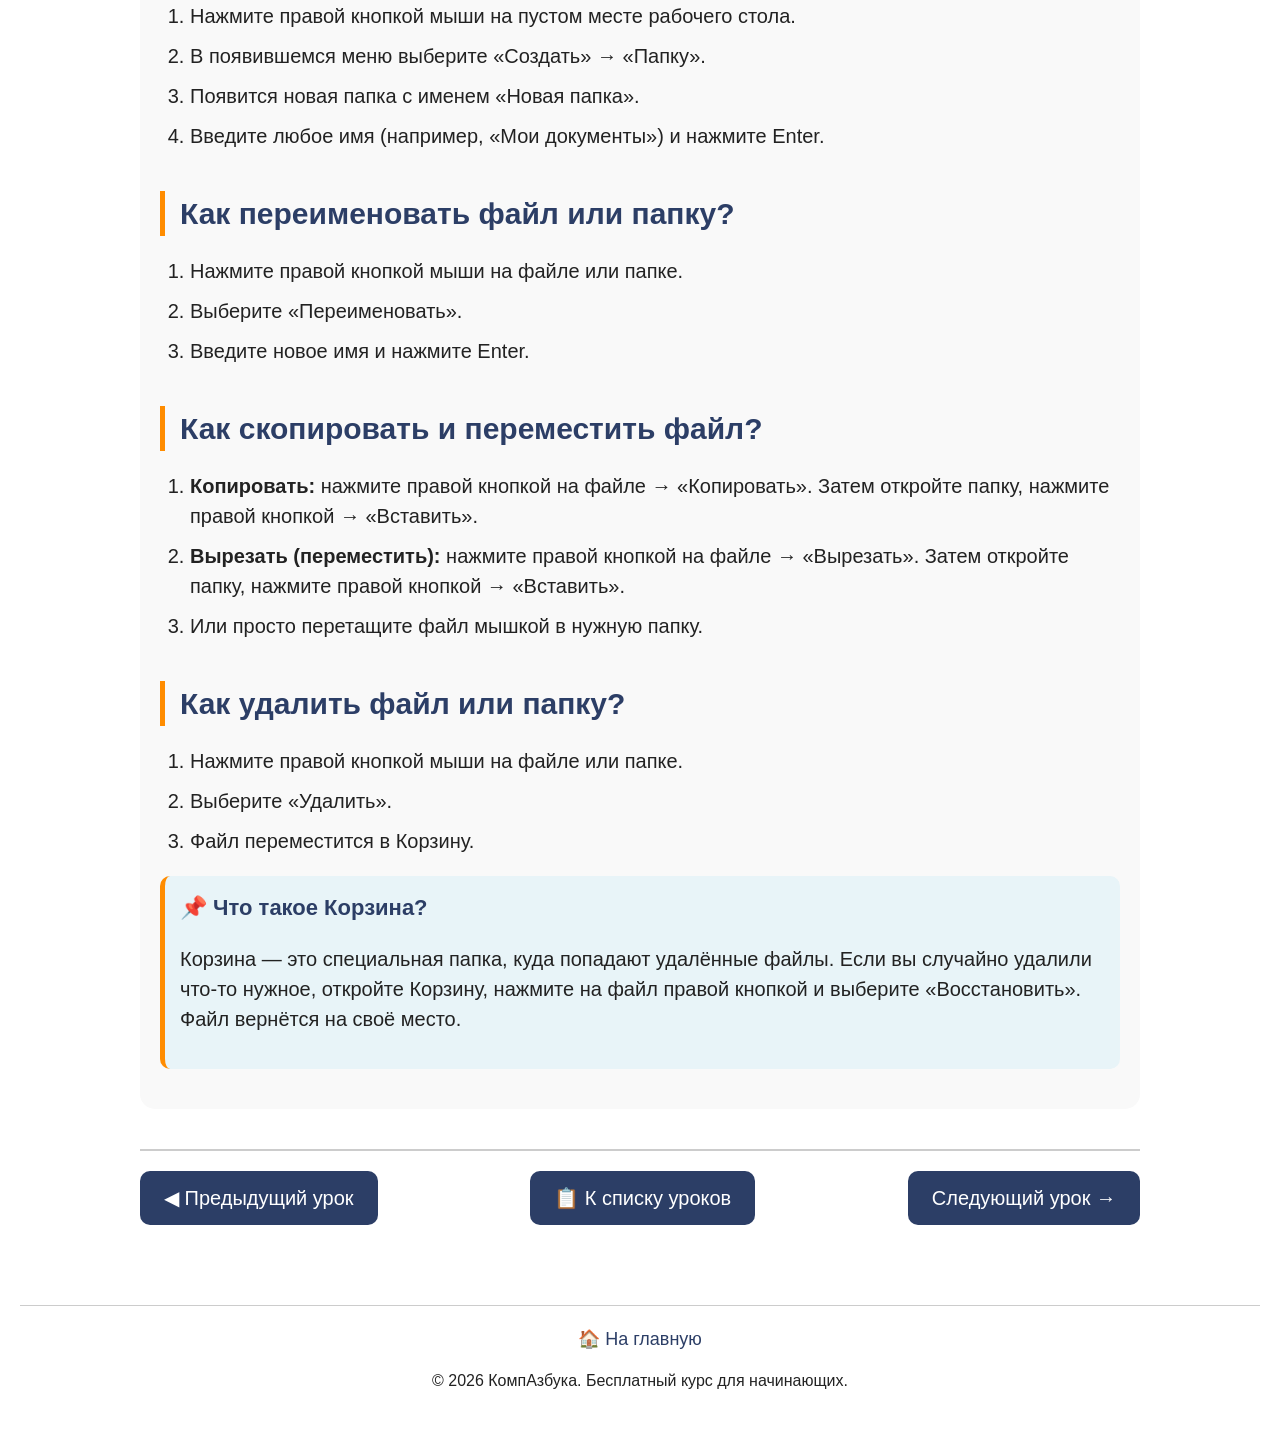
<file: lesson5.html>
<!DOCTYPE html>
<html lang="ru">
<head>
    <meta charset="UTF-8">
    <meta name="viewport" content="width=device-width, initial-scale=1.0">
    <title>Урок 5 - Файлы и папки</title>
    <link rel="stylesheet" href="style.css">
</head>
<body>

    <div class="menu">
        <a href="index.html">🏠 Главная</a>
        <a href="lessons.html">📚 Уроки</a>
        <a href="tests.html">📝 Тесты</a>
        <a href="about.html">ℹ️ О проекте</a>
        <div class="accessibility-buttons">
            <button id="fontPlus" class="access-btn">А+</button>
            <button id="fontMinus" class="access-btn">А-</button>
            <button id="contrastToggle" class="access-btn">🌙 Контраст</button>
        </div>
    </div>

    <div class="content">
        <h1>Урок 5. Файлы и папки</h1>
        
        <div class="video-block">
            <iframe 
                src="https://www.youtube.com/embed/VIDEO_ID_5" 
                frameborder="0" 
                allowfullscreen>
            </iframe>
            <p><strong>📹 Видео к уроку.</strong> Нажмите на кнопку ▶, чтобы посмотреть.</p>
        </div>
        
        <div class="lesson-text">
            <h2>Что такое файл?</h2>
            <p><strong>Файл</strong> — это информация, сохранённая на компьютере. Это может быть фотография, текст, песня, фильм, письмо.</p>
            <p>Каждый файл имеет своё имя. Например: <strong>письмо_внуку.docx</strong>, <strong>фото_отпуска.jpg</strong>, <strong>песня.mp3</strong>.</p>
            
            <h2>Что такое папка?</h2>
            <p><strong>Папка</strong> — это место, куда можно складывать файлы, чтобы они не перемешались. Как ящик в шкафу.</p>
            <p>Например, вы можете создать папку «Фото» и положить туда все свои фотографии.</p>
            
            <div class="remember-block">
                <h4>📌 Простая аналогия</h4>
                <p>Представьте, что ваш компьютер — это большой шкаф. В шкафу есть полки (папки), а на полках лежат вещи (файлы). Если не раскладывать вещи по полкам — будет беспорядок и ничего не найти.</p>
            </div>
            
            <h2>Как создать новую папку на рабочем столе?</h2>
            <ol>
                <li>Нажмите правой кнопкой мыши на пустом месте рабочего стола.</li>
                <li>В появившемся меню выберите «Создать» → «Папку».</li>
                <li>Появится новая папка с именем «Новая папка».</li>
                <li>Введите любое имя (например, «Мои документы») и нажмите Enter.</li>
            </ol>
            
            <h2>Как переименовать файл или папку?</h2>
            <ol>
                <li>Нажмите правой кнопкой мыши на файле или папке.</li>
                <li>Выберите «Переименовать».</li>
                <li>Введите новое имя и нажмите Enter.</li>
            </ol>
            
            <h2>Как скопировать и переместить файл?</h2>
            <ol>
                <li><strong>Копировать:</strong> нажмите правой кнопкой на файле → «Копировать». Затем откройте папку, нажмите правой кнопкой → «Вставить».</li>
                <li><strong>Вырезать (переместить):</strong> нажмите правой кнопкой на файле → «Вырезать». Затем откройте папку, нажмите правой кнопкой → «Вставить».</li>
                <li>Или просто перетащите файл мышкой в нужную папку.</li>
            </ol>
            
            <h2>Как удалить файл или папку?</h2>
            <ol>
                <li>Нажмите правой кнопкой мыши на файле или папке.</li>
                <li>Выберите «Удалить».</li>
                <li>Файл переместится в Корзину.</li>
            </ol>
            
            <div class="remember-block">
                <h4>📌 Что такое Корзина?</h4>
                <p>Корзина — это специальная папка, куда попадают удалённые файлы. Если вы случайно удалили что-то нужное, откройте Корзину, нажмите на файл правой кнопкой и выберите «Восстановить». Файл вернётся на своё место.</p>
            </div>
        </div>
        
        <div class="lesson-navigation">
            <a href="lesson4.html" class="nav-button">◀ Предыдущий урок</a>
            <a href="lessons.html" class="nav-button">📋 К списку уроков</a>
            <a href="lesson6.html" class="nav-button">Следующий урок →</a>
        </div>
    </div>

    <div class="footer">
        <a href="index.html">🏠 На главную</a>
        <p>© 2026 КомпАзбука. Бесплатный курс для начинающих.</p>
    </div>

    <script src="script.js"></script>
</body>
</html>
</file>
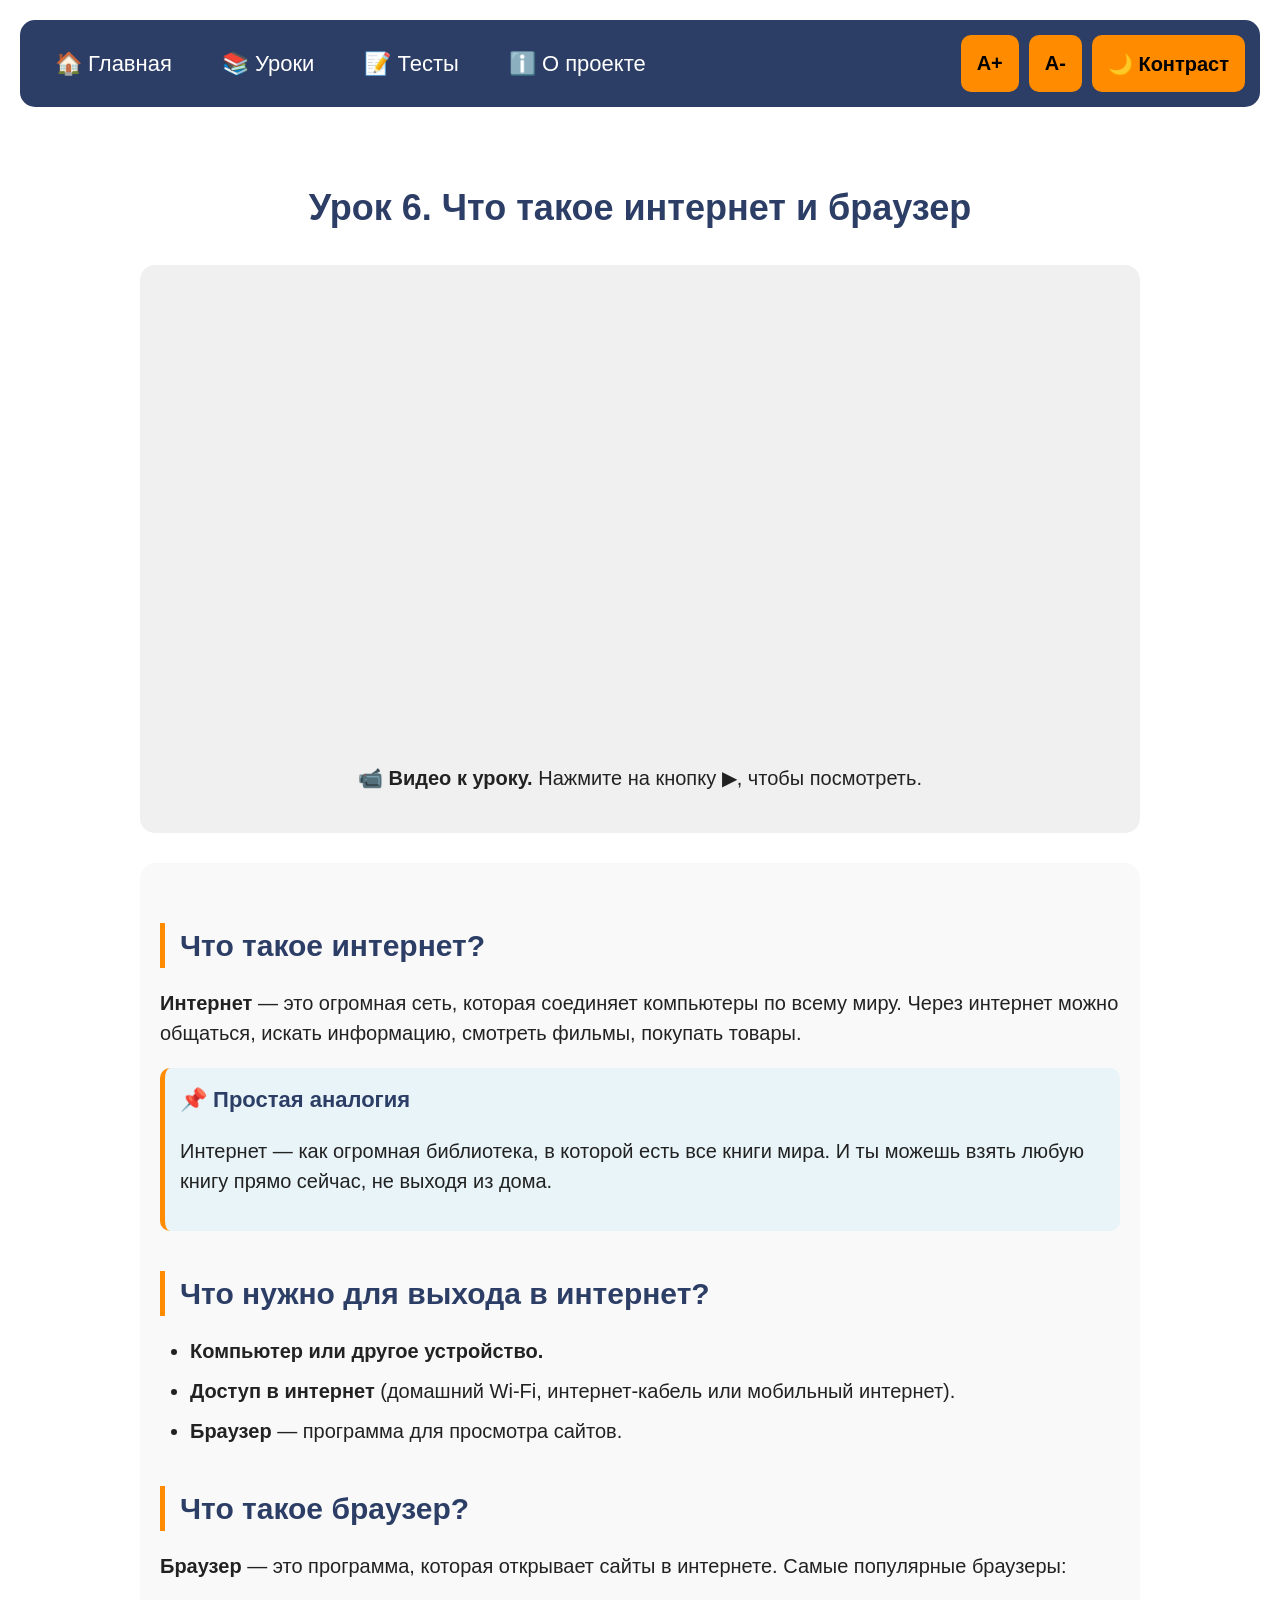
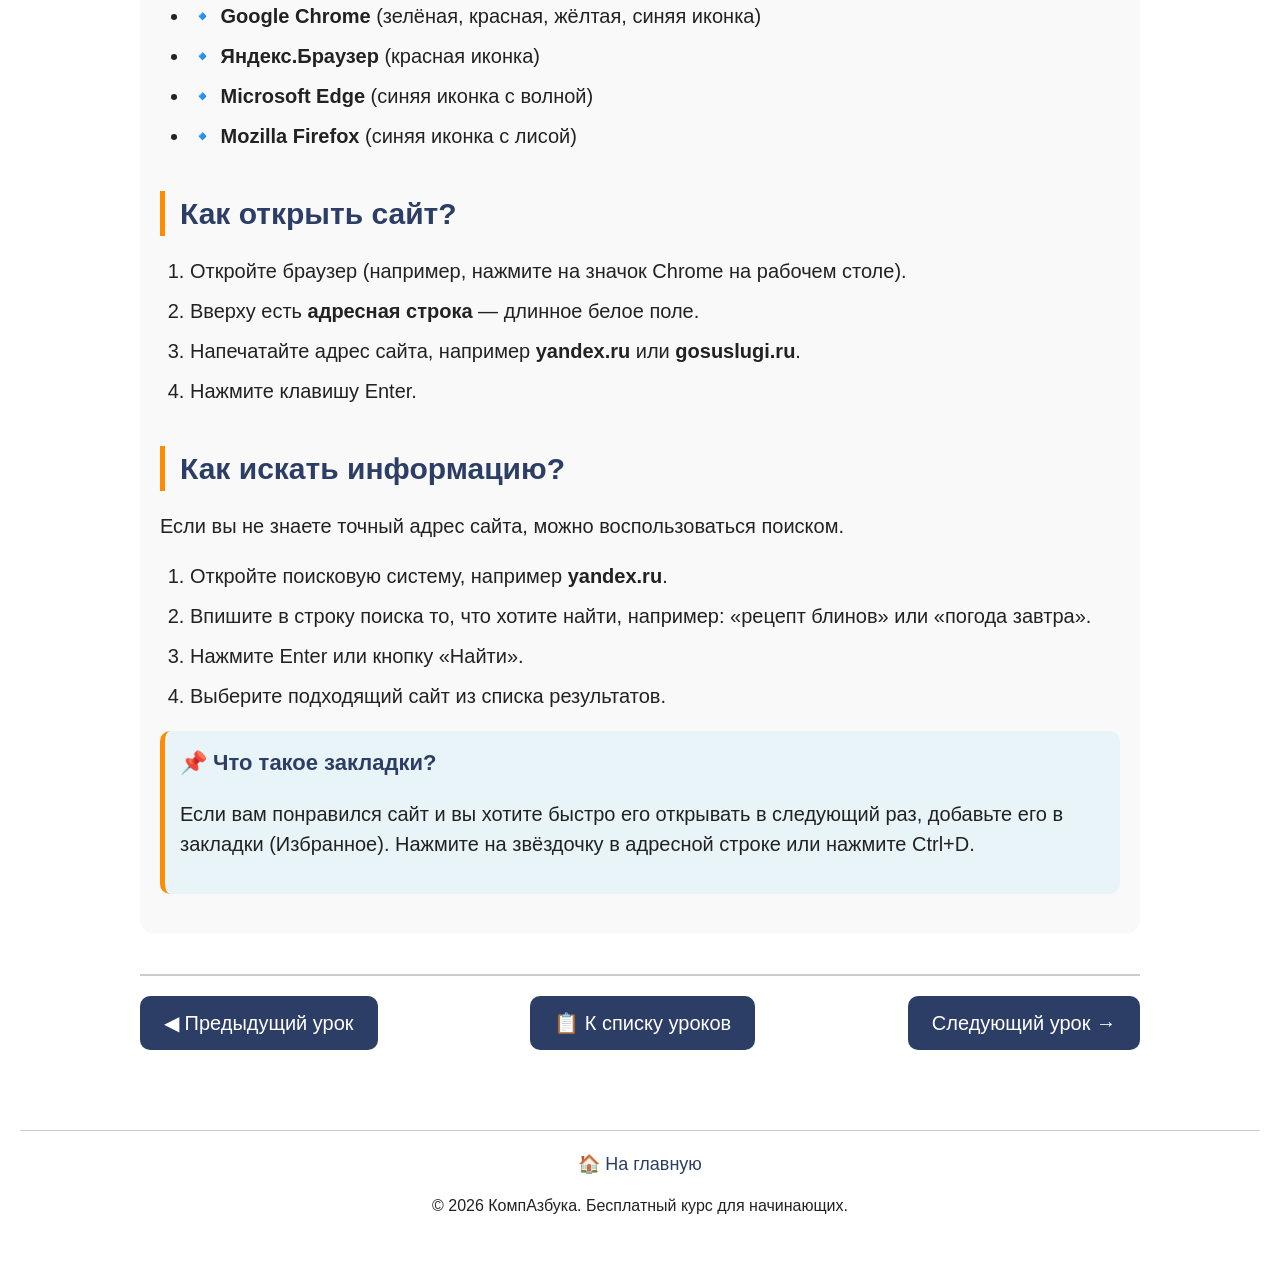
<file: lesson6.html>
<!DOCTYPE html>
<html lang="ru">
<head>
    <meta charset="UTF-8">
    <meta name="viewport" content="width=device-width, initial-scale=1.0">
    <title>Урок 6 - Что такое интернет и браузер</title>
    <link rel="stylesheet" href="style.css">
</head>
<body>

    <div class="menu">
        <a href="index.html">🏠 Главная</a>
        <a href="lessons.html">📚 Уроки</a>
        <a href="tests.html">📝 Тесты</a>
        <a href="about.html">ℹ️ О проекте</a>
        <div class="accessibility-buttons">
            <button id="fontPlus" class="access-btn">А+</button>
            <button id="fontMinus" class="access-btn">А-</button>
            <button id="contrastToggle" class="access-btn">🌙 Контраст</button>
        </div>
    </div>

    <div class="content">
        <h1>Урок 6. Что такое интернет и браузер</h1>
        
        <div class="video-block">
            <iframe 
                src="https://www.youtube.com/embed/VIDEO_ID_6" 
                frameborder="0" 
                allowfullscreen>
            </iframe>
            <p><strong>📹 Видео к уроку.</strong> Нажмите на кнопку ▶, чтобы посмотреть.</p>
        </div>
        
        <div class="lesson-text">
            <h2>Что такое интернет?</h2>
            <p><strong>Интернет</strong> — это огромная сеть, которая соединяет компьютеры по всему миру. Через интернет можно общаться, искать информацию, смотреть фильмы, покупать товары.</p>
            
            <div class="remember-block">
                <h4>📌 Простая аналогия</h4>
                <p>Интернет — как огромная библиотека, в которой есть все книги мира. И ты можешь взять любую книгу прямо сейчас, не выходя из дома.</p>
            </div>
            
            <h2>Что нужно для выхода в интернет?</h2>
            <ul>
                <li><strong>Компьютер или другое устройство.</strong></li>
                <li><strong>Доступ в интернет</strong> (домашний Wi-Fi, интернет-кабель или мобильный интернет).</li>
                <li><strong>Браузер</strong> — программа для просмотра сайтов.</li>
            </ul>
            
            <h2>Что такое браузер?</h2>
            <p><strong>Браузер</strong> — это программа, которая открывает сайты в интернете. Самые популярные браузеры:</p>
            <ul>
                <li>🔹 <strong>Google Chrome</strong> (зелёная, красная, жёлтая, синяя иконка)</li>
                <li>🔹 <strong>Яндекс.Браузер</strong> (красная иконка)</li>
                <li>🔹 <strong>Microsoft Edge</strong> (синяя иконка с волной)</li>
                <li>🔹 <strong>Mozilla Firefox</strong> (синяя иконка с лисой)</li>
            </ul>
            
            <h2>Как открыть сайт?</h2>
            <ol>
                <li>Откройте браузер (например, нажмите на значок Chrome на рабочем столе).</li>
                <li>Вверху есть <strong>адресная строка</strong> — длинное белое поле.</li>
                <li>Напечатайте адрес сайта, например <strong>yandex.ru</strong> или <strong>gosuslugi.ru</strong>.</li>
                <li>Нажмите клавишу Enter.</li>
            </ol>
            
            <h2>Как искать информацию?</h2>
            <p>Если вы не знаете точный адрес сайта, можно воспользоваться поиском.</p>
            <ol>
                <li>Откройте поисковую систему, например <strong>yandex.ru</strong>.</li>
                <li>Впишите в строку поиска то, что хотите найти, например: «рецепт блинов» или «погода завтра».</li>
                <li>Нажмите Enter или кнопку «Найти».</li>
                <li>Выберите подходящий сайт из списка результатов.</li>
            </ol>
            
            <div class="remember-block">
                <h4>📌 Что такое закладки?</h4>
                <p>Если вам понравился сайт и вы хотите быстро его открывать в следующий раз, добавьте его в закладки (Избранное). Нажмите на звёздочку в адресной строке или нажмите Ctrl+D.</p>
            </div>
        </div>
        
        <div class="lesson-navigation">
            <a href="lesson5.html" class="nav-button">◀ Предыдущий урок</a>
            <a href="lessons.html" class="nav-button">📋 К списку уроков</a>
            <a href="lesson7.html" class="nav-button">Следующий урок →</a>
        </div>
    </div>

    <div class="footer">
        <a href="index.html">🏠 На главную</a>
        <p>© 2026 КомпАзбука. Бесплатный курс для начинающих.</p>
    </div>

    <script src="script.js"></script>
</body>
</html>
</file>
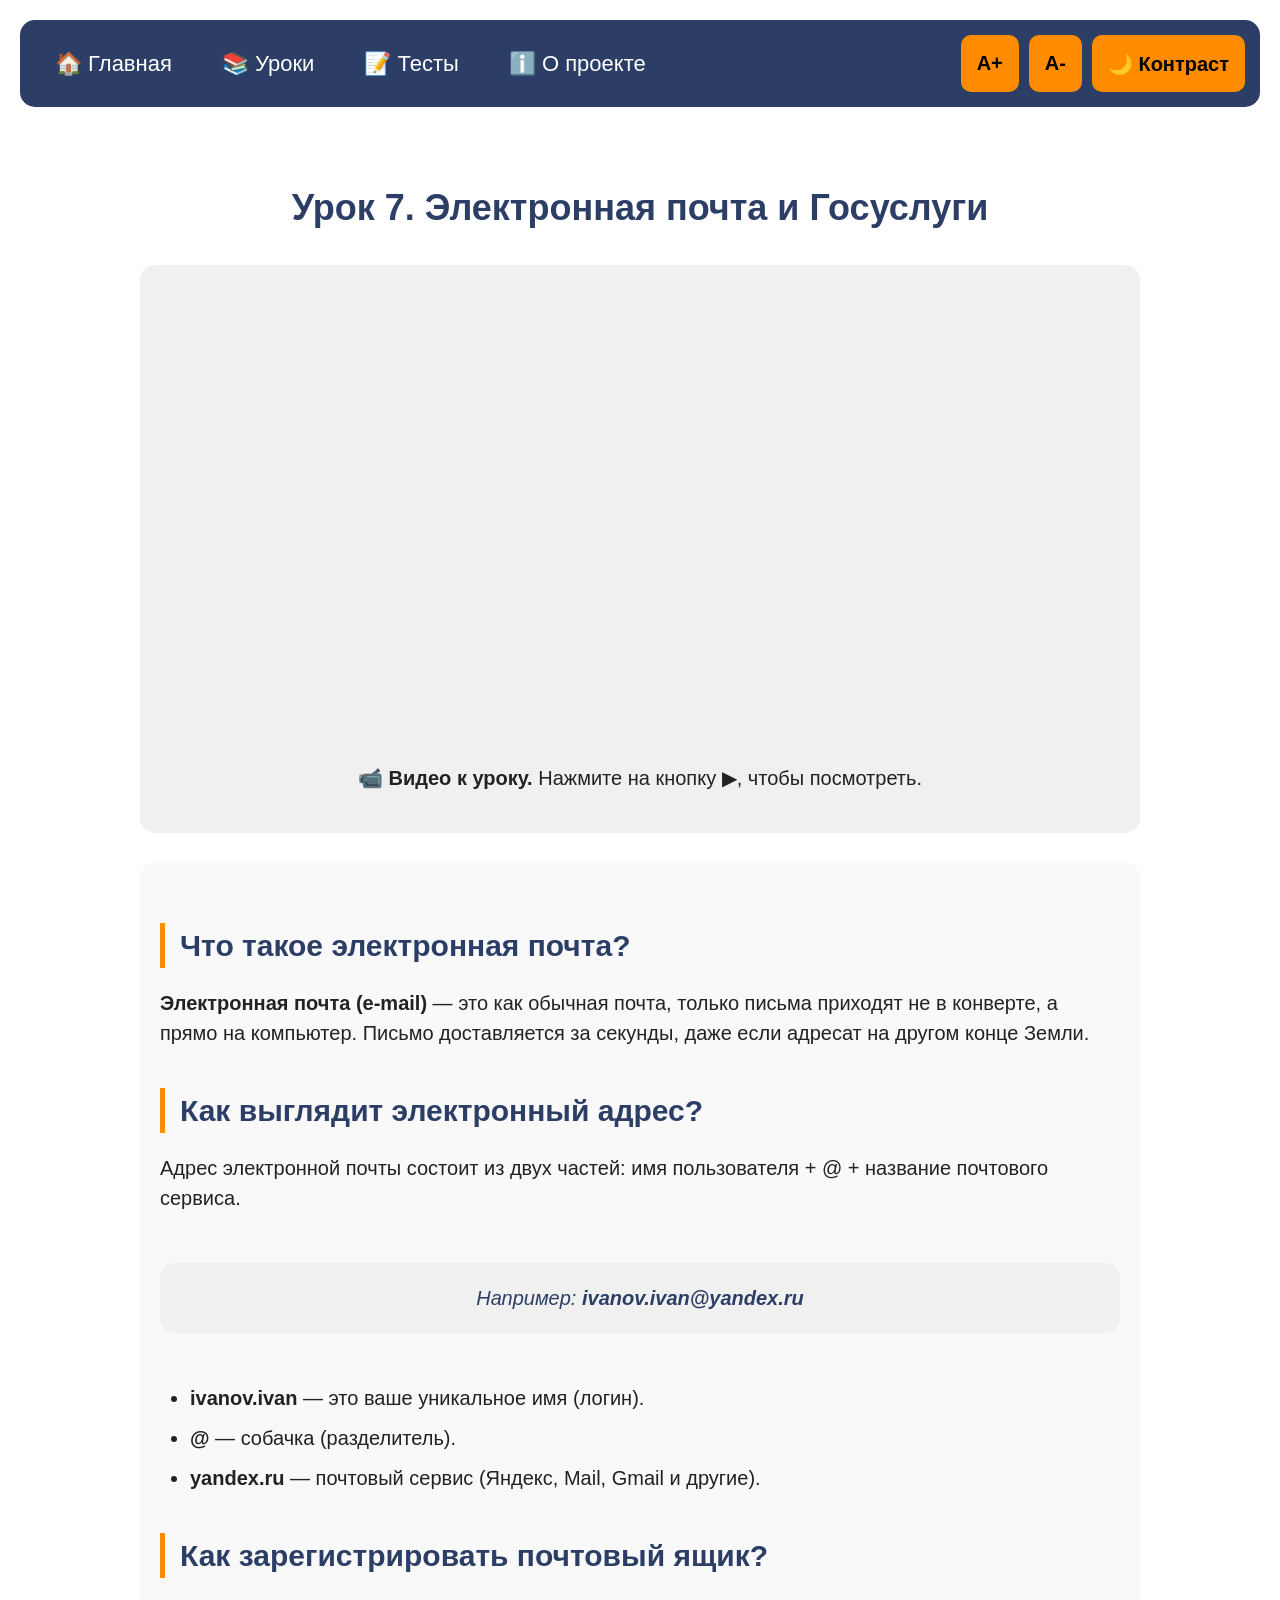
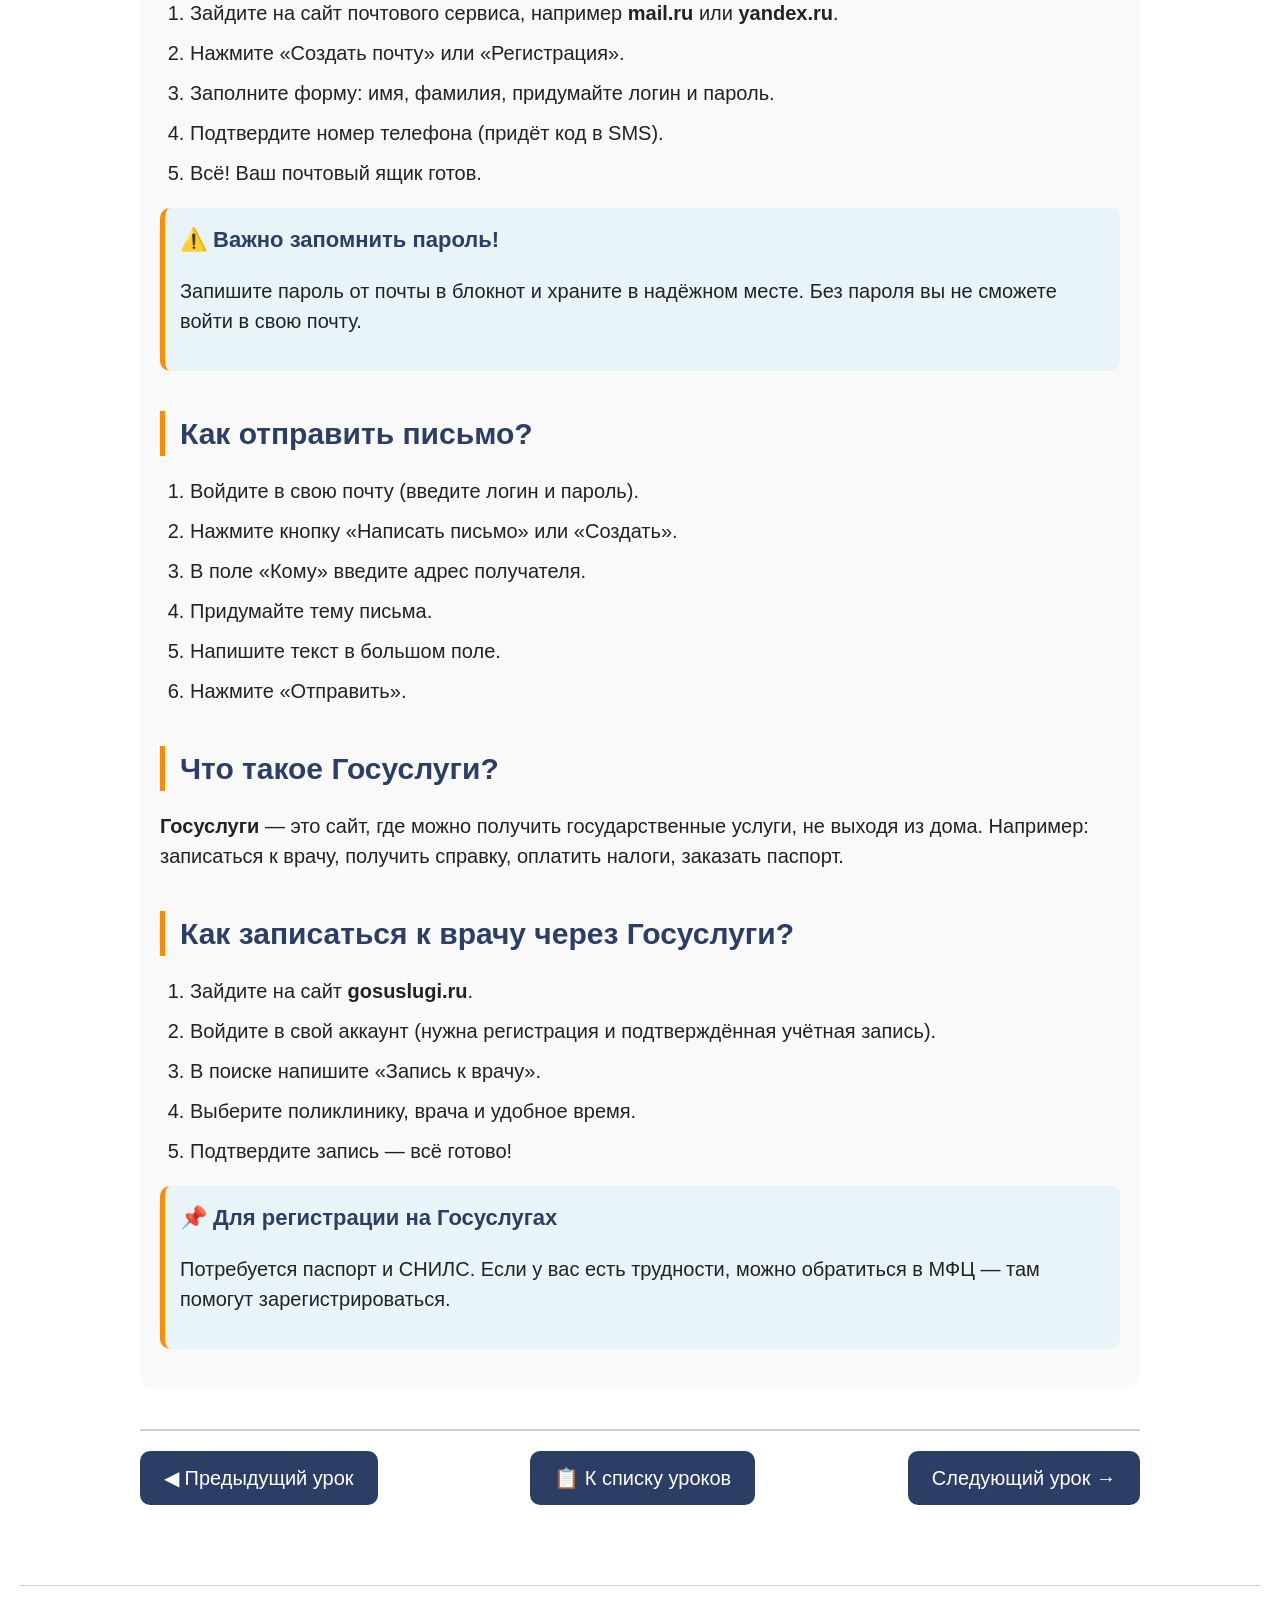
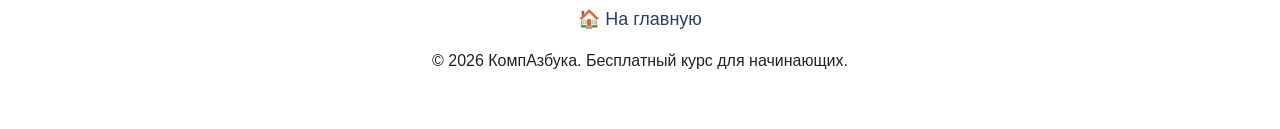
<file: lesson7.html>
<!DOCTYPE html>
<html lang="ru">
<head>
    <meta charset="UTF-8">
    <meta name="viewport" content="width=device-width, initial-scale=1.0">
    <title>Урок 7 - Электронная почта и Госуслуги</title>
    <link rel="stylesheet" href="style.css">
</head>
<body>

    <div class="menu">
        <a href="index.html">🏠 Главная</a>
        <a href="lessons.html">📚 Уроки</a>
        <a href="tests.html">📝 Тесты</a>
        <a href="about.html">ℹ️ О проекте</a>
        <div class="accessibility-buttons">
            <button id="fontPlus" class="access-btn">А+</button>
            <button id="fontMinus" class="access-btn">А-</button>
            <button id="contrastToggle" class="access-btn">🌙 Контраст</button>
        </div>
    </div>

    <div class="content">
        <h1>Урок 7. Электронная почта и Госуслуги</h1>
        
        <div class="video-block">
            <iframe 
                src="https://www.youtube.com/embed/VIDEO_ID_7" 
                frameborder="0" 
                allowfullscreen>
            </iframe>
            <p><strong>📹 Видео к уроку.</strong> Нажмите на кнопку ▶, чтобы посмотреть.</p>
        </div>
        
        <div class="lesson-text">
            <h2>Что такое электронная почта?</h2>
            <p><strong>Электронная почта (e-mail)</strong> — это как обычная почта, только письма приходят не в конверте, а прямо на компьютер. Письмо доставляется за секунды, даже если адресат на другом конце Земли.</p>
            
            <h2>Как выглядит электронный адрес?</h2>
            <p>Адрес электронной почты состоит из двух частей: имя пользователя + @ + название почтового сервиса.</p>
            <div class="quote" style="font-size: 20px;">
                Например: <strong>ivanov.ivan@yandex.ru</strong>
            </div>
            <ul>
                <li><strong>ivanov.ivan</strong> — это ваше уникальное имя (логин).</li>
                <li><strong>@</strong> — собачка (разделитель).</li>
                <li><strong>yandex.ru</strong> — почтовый сервис (Яндекс, Mail, Gmail и другие).</li>
            </ul>
            
            <h2>Как зарегистрировать почтовый ящик?</h2>
            <ol>
                <li>Зайдите на сайт почтового сервиса, например <strong>mail.ru</strong> или <strong>yandex.ru</strong>.</li>
                <li>Нажмите «Создать почту» или «Регистрация».</li>
                <li>Заполните форму: имя, фамилия, придумайте логин и пароль.</li>
                <li>Подтвердите номер телефона (придёт код в SMS).</li>
                <li>Всё! Ваш почтовый ящик готов.</li>
            </ol>
            
            <div class="remember-block">
                <h4>⚠️ Важно запомнить пароль!</h4>
                <p>Запишите пароль от почты в блокнот и храните в надёжном месте. Без пароля вы не сможете войти в свою почту.</p>
            </div>
            
            <h2>Как отправить письмо?</h2>
            <ol>
                <li>Войдите в свою почту (введите логин и пароль).</li>
                <li>Нажмите кнопку «Написать письмо» или «Создать».</li>
                <li>В поле «Кому» введите адрес получателя.</li>
                <li>Придумайте тему письма.</li>
                <li>Напишите текст в большом поле.</li>
                <li>Нажмите «Отправить».</li>
            </ol>
            
            <h2>Что такое Госуслуги?</h2>
            <p><strong>Госуслуги</strong> — это сайт, где можно получить государственные услуги, не выходя из дома. Например: записаться к врачу, получить справку, оплатить налоги, заказать паспорт.</p>
            
            <h2>Как записаться к врачу через Госуслуги?</h2>
            <ol>
                <li>Зайдите на сайт <strong>gosuslugi.ru</strong>.</li>
                <li>Войдите в свой аккаунт (нужна регистрация и подтверждённая учётная запись).</li>
                <li>В поиске напишите «Запись к врачу».</li>
                <li>Выберите поликлинику, врача и удобное время.</li>
                <li>Подтвердите запись — всё готово!</li>
            </ol>
            
            <div class="remember-block">
                <h4>📌 Для регистрации на Госуслугах</h4>
                <p>Потребуется паспорт и СНИЛС. Если у вас есть трудности, можно обратиться в МФЦ — там помогут зарегистрироваться.</p>
            </div>
        </div>
        
        <div class="lesson-navigation">
            <a href="lesson6.html" class="nav-button">◀ Предыдущий урок</a>
            <a href="lessons.html" class="nav-button">📋 К списку уроков</a>
            <a href="lesson8.html" class="nav-button">Следующий урок →</a>
        </div>
    </div>

    <div class="footer">
        <a href="index.html">🏠 На главную</a>
        <p>© 2026 КомпАзбука. Бесплатный курс для начинающих.</p>
    </div>

    <script src="script.js"></script>
</body>
</html>
</file>
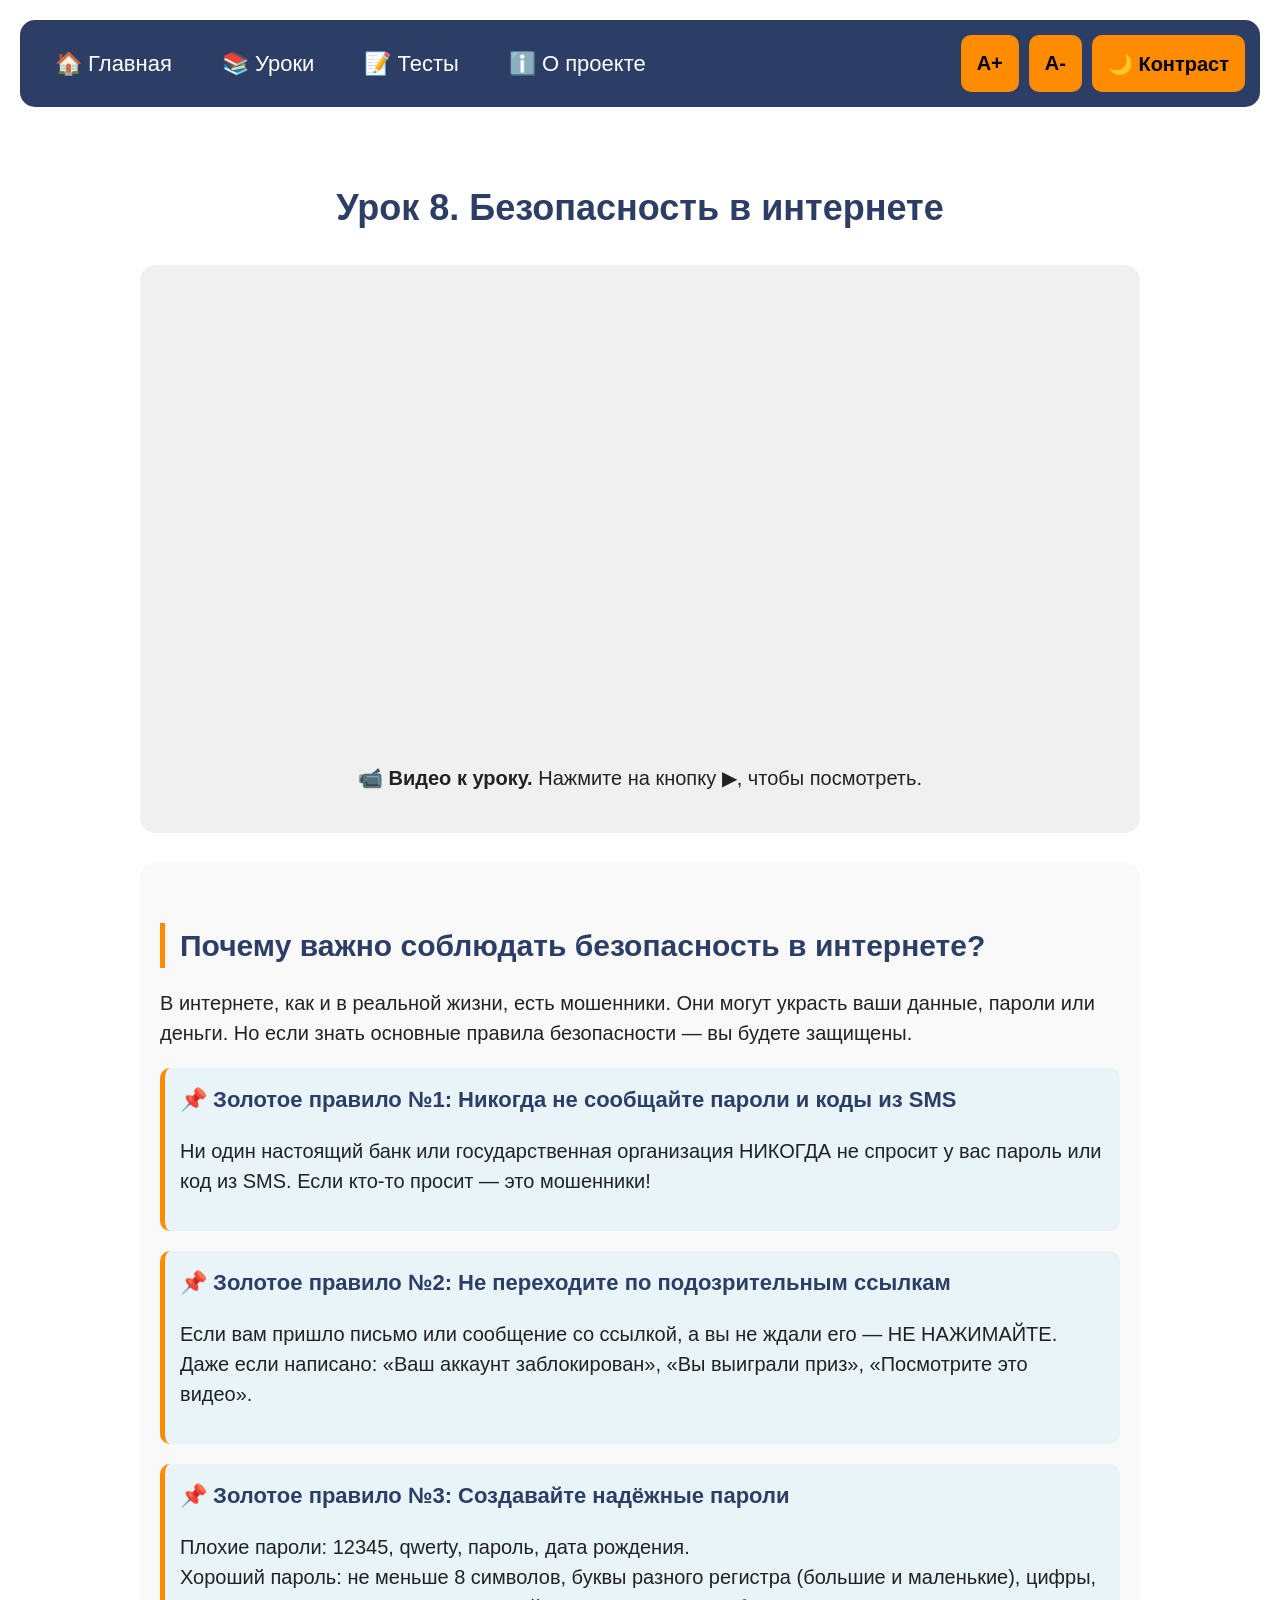
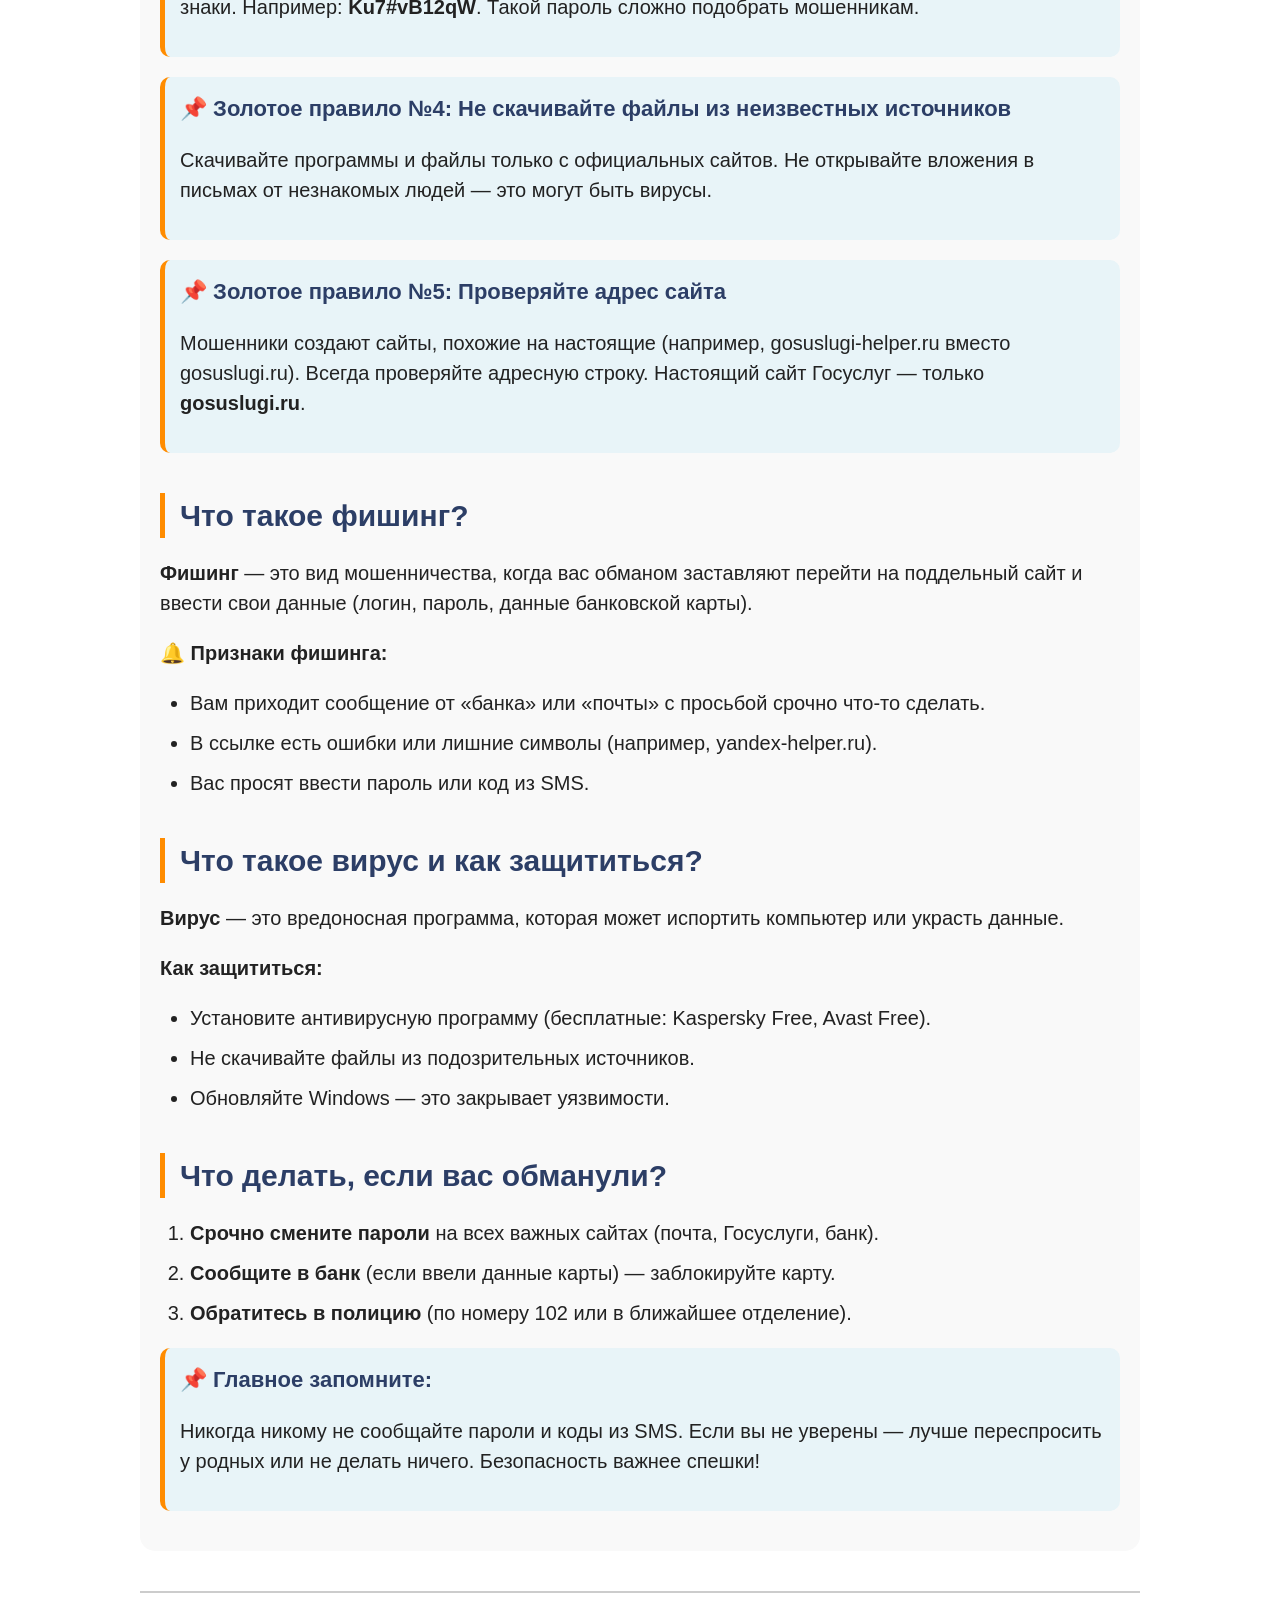
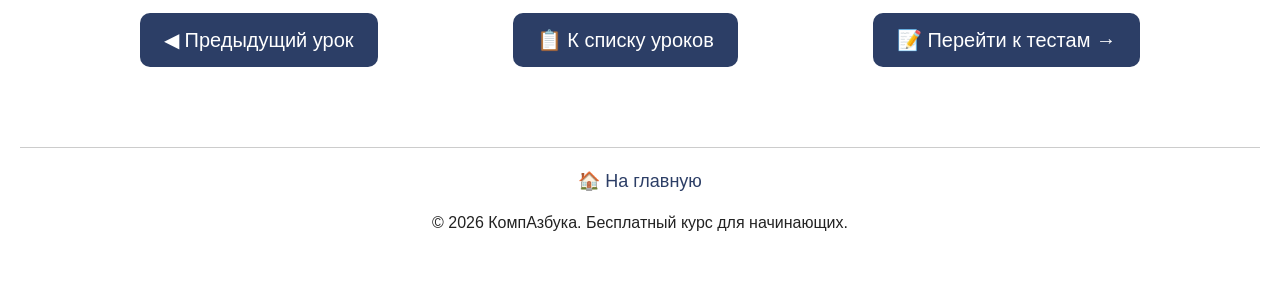
<file: lesson8.html>
<!DOCTYPE html>
<html lang="ru">
<head>
    <meta charset="UTF-8">
    <meta name="viewport" content="width=device-width, initial-scale=1.0">
    <title>Урок 8 - Безопасность в интернете</title>
    <link rel="stylesheet" href="style.css">
</head>
<body>

    <div class="menu">
        <a href="index.html">🏠 Главная</a>
        <a href="lessons.html">📚 Уроки</a>
        <a href="tests.html">📝 Тесты</a>
        <a href="about.html">ℹ️ О проекте</a>
        <div class="accessibility-buttons">
            <button id="fontPlus" class="access-btn">А+</button>
            <button id="fontMinus" class="access-btn">А-</button>
            <button id="contrastToggle" class="access-btn">🌙 Контраст</button>
        </div>
    </div>

    <div class="content">
        <h1>Урок 8. Безопасность в интернете</h1>
        
        <div class="video-block">
            <iframe 
                src="https://www.youtube.com/embed/VIDEO_ID_8" 
                frameborder="0" 
                allowfullscreen>
            </iframe>
            <p><strong>📹 Видео к уроку.</strong> Нажмите на кнопку ▶, чтобы посмотреть.</p>
        </div>
        
        <div class="lesson-text">
            <h2>Почему важно соблюдать безопасность в интернете?</h2>
            <p>В интернете, как и в реальной жизни, есть мошенники. Они могут украсть ваши данные, пароли или деньги. Но если знать основные правила безопасности — вы будете защищены.</p>
            
            <div class="remember-block">
                <h4>📌 Золотое правило №1: Никогда не сообщайте пароли и коды из SMS</h4>
                <p>Ни один настоящий банк или государственная организация НИКОГДА не спросит у вас пароль или код из SMS. Если кто-то просит — это мошенники!</p>
            </div>
            
            <div class="remember-block">
                <h4>📌 Золотое правило №2: Не переходите по подозрительным ссылкам</h4>
                <p>Если вам пришло письмо или сообщение со ссылкой, а вы не ждали его — НЕ НАЖИМАЙТЕ. Даже если написано: «Ваш аккаунт заблокирован», «Вы выиграли приз», «Посмотрите это видео».</p>
            </div>
            
            <div class="remember-block">
                <h4>📌 Золотое правило №3: Создавайте надёжные пароли</h4>
                <p>Плохие пароли: 12345, qwerty, пароль, дата рождения.<br>
                Хороший пароль: не меньше 8 символов, буквы разного регистра (большие и маленькие), цифры, знаки. Например: <strong>Ku7#vB12qW</strong>. Такой пароль сложно подобрать мошенникам.</p>
            </div>
            
            <div class="remember-block">
                <h4>📌 Золотое правило №4: Не скачивайте файлы из неизвестных источников</h4>
                <p>Скачивайте программы и файлы только с официальных сайтов. Не открывайте вложения в письмах от незнакомых людей — это могут быть вирусы.</p>
            </div>
            
            <div class="remember-block">
                <h4>📌 Золотое правило №5: Проверяйте адрес сайта</h4>
                <p>Мошенники создают сайты, похожие на настоящие (например, gosuslugi-helper.ru вместо gosuslugi.ru). Всегда проверяйте адресную строку. Настоящий сайт Госуслуг — только <strong>gosuslugi.ru</strong>.</p>
            </div>
            
            <h2>Что такое фишинг?</h2>
            <p><strong>Фишинг</strong> — это вид мошенничества, когда вас обманом заставляют перейти на поддельный сайт и ввести свои данные (логин, пароль, данные банковской карты).</p>
            <p>🔔 <strong>Признаки фишинга:</strong></p>
            <ul>
                <li>Вам приходит сообщение от «банка» или «почты» с просьбой срочно что-то сделать.</li>
                <li>В ссылке есть ошибки или лишние символы (например, yandex-helper.ru).</li>
                <li>Вас просят ввести пароль или код из SMS.</li>
            </ul>
            
            <h2>Что такое вирус и как защититься?</h2>
            <p><strong>Вирус</strong> — это вредоносная программа, которая может испортить компьютер или украсть данные.</p>
            <p><strong>Как защититься:</strong></p>
            <ul>
                <li>Установите антивирусную программу (бесплатные: Kaspersky Free, Avast Free).</li>
                <li>Не скачивайте файлы из подозрительных источников.</li>
                <li>Обновляйте Windows — это закрывает уязвимости.</li>
            </ul>
            
            <h2>Что делать, если вас обманули?</h2>
            <ol>
                <li><strong>Срочно смените пароли</strong> на всех важных сайтах (почта, Госуслуги, банк).</li>
                <li><strong>Сообщите в банк</strong> (если ввели данные карты) — заблокируйте карту.</li>
                <li><strong>Обратитесь в полицию</strong> (по номеру 102 или в ближайшее отделение).</li>
            </ol>
            
            <div class="remember-block">
                <h4>📌 Главное запомните:</h4>
                <p>Никогда никому не сообщайте пароли и коды из SMS. Если вы не уверены — лучше переспросить у родных или не делать ничего. Безопасность важнее спешки!</p>
            </div>
        </div>
        
        <div class="lesson-navigation">
            <a href="lesson7.html" class="nav-button">◀ Предыдущий урок</a>
            <a href="lessons.html" class="nav-button">📋 К списку уроков</a>
            <a href="tests.html" class="nav-button">📝 Перейти к тестам →</a>
        </div>
    </div>

    <div class="footer">
        <a href="index.html">🏠 На главную</a>
        <p>© 2026 КомпАзбука. Бесплатный курс для начинающих.</p>
    </div>

    <script src="script.js"></script>
</body>
</html>
</file>
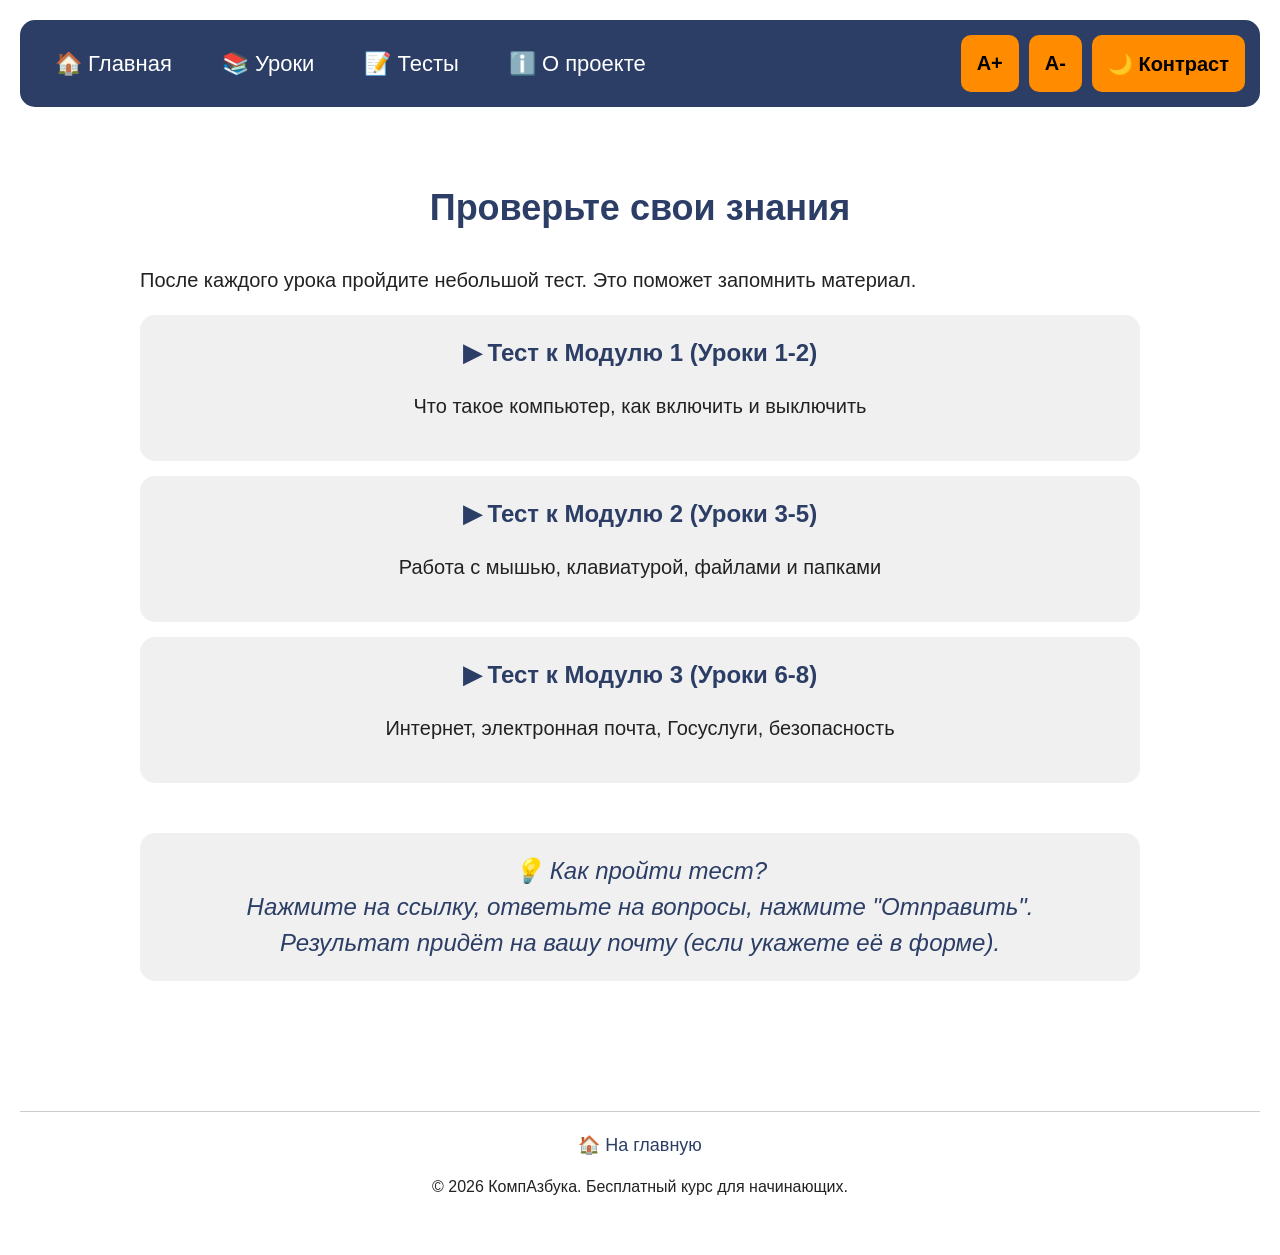
<file: tests.html>
<!DOCTYPE html>
<html lang="ru">
<head>
    <meta charset="UTF-8">
    <meta name="viewport" content="width=device-width, initial-scale=1.0">
    <title>Тесты - КомпАзбука</title>
    <link rel="stylesheet" href="style.css">
</head>
<body>

    <div class="menu">
        <a href="index.html">🏠 Главная</a>
        <a href="lessons.html">📚 Уроки</a>
        <a href="tests.html">📝 Тесты</a>
        <a href="about.html">ℹ️ О проекте</a>
        <div class="accessibility-buttons">
            <button id="fontPlus" class="access-btn">А+</button>
            <button id="fontMinus" class="access-btn">А-</button>
            <button id="contrastToggle" class="access-btn">🌙 Контраст</button>
        </div>
    </div>

    <div class="content">
        <h1>Проверьте свои знания</h1>
        
        <p>После каждого урока пройдите небольшой тест. Это поможет запомнить материал.</p>
        
        <div class="test-link">
            <a href="https://docs.google.com/forms/d/e/1FAIpQLSftb2M9wY_7E99tIPF-7TzIonc1zoFRnlcwXshbEEvDg0LT3Q/viewform?usp=publish-editor" target="_blank">▶ Тест к Модулю 1 (Уроки 1-2)</a>
            <p>Что такое компьютер, как включить и выключить</p>
        </div>
        
        <div class="test-link">
            <a href="https://docs.google.com/forms/d/e/1FAIpQLScNO5YeglzIC9WoCLcRjfuBJdq2w9hjM5ivL6eBp8UqZ-u5nQ/viewform?usp=publish-editor" target="_blank">▶ Тест к Модулю 2 (Уроки 3-5)</a>
            <p>Работа с мышью, клавиатурой, файлами и папками</p>
        </div>
        
        <div class="test-link">
            <a href="https://docs.google.com/forms/d/e/1FAIpQLSeAT0Hq5SfKXIJRIWBvH-qoIXlJaeVFGq-gn9Vig1wPJZ69Lg/viewform?usp=publish-editor" target="_blank">▶ Тест к Модулю 3 (Уроки 6-8)</a>
            <p>Интернет, электронная почта, Госуслуги, безопасность</p>
        </div>
        
        <div class="quote">
            💡 Как пройти тест?<br>
            Нажмите на ссылку, ответьте на вопросы, нажмите "Отправить".<br>
            Результат придёт на вашу почту (если укажете её в форме).
        </div>
    </div>

    <div class="footer">
        <a href="index.html">🏠 На главную</a>
        <p>© 2026 КомпАзбука. Бесплатный курс для начинающих.</p>
    </div>

    <script src="script.js"></script>
</body>
</html>
</file>
<file: style.css>
/* ОСНОВНЫЕ НАСТРОЙКИ */
body {
    font-size: 20px;
    font-family: Arial, Tahoma, sans-serif;
    background-color: #ffffff;
    color: #222222;
    margin: 0;
    padding: 20px;
    line-height: 1.5;
    transition: all 0.3s ease;
}

/* ========== КОНТРАСТНЫЙ РЕЖИМ (ТЁМНАЯ ТЕМА) ========== */
body.dark-mode {
    background-color: #000000 !important;
    color: #ffff00 !important;
}

/* Все блоки с фоном в контрастном режиме */
body.dark-mode .menu,
body.dark-mode .lesson-card,
body.dark-mode .footer,
body.dark-mode .content,
body.dark-mode .welcome-block,
body.dark-mode .video-block,
body.dark-mode .lesson-text,
body.dark-mode .remember-block,
body.dark-mode .test-link,
body.dark-mode .lesson-item,
body.dark-mode .about-text,
body.dark-mode .quote,
body.dark-mode .lesson-navigation {
    background-color: #111111 !important;
    border-color: #ffff00 !important;
    color: #ffff00 !important;
}

/* Ссылки в контрастном режиме */
body.dark-mode a {
    color: #ffff00 !important;
}

body.dark-mode a:hover {
    color: #ff8c00 !important;
    background-color: transparent !important;
}

/* Кнопки в контрастном режиме */
body.dark-mode .big-button,
body.dark-mode .small-button,
body.dark-mode .nav-button,
body.dark-mode .access-btn {
    background-color: #ffff00 !important;
    color: #000000 !important;
}

body.dark-mode .big-button:hover,
body.dark-mode .small-button:hover,
body.dark-mode .nav-button:hover,
body.dark-mode .access-btn:hover {
    background-color: #ffcc00 !important;
    color: #000000 !important;
}

/* Заголовки в контрастном режиме */
body.dark-mode h1,
body.dark-mode h2,
body.dark-mode h3,
body.dark-mode h4 {
    color: #ffff00 !important;
}

/* Границы и рамки */
body.dark-mode .menu,
body.dark-mode .lesson-card,
body.dark-mode .footer,
body.dark-mode .remember-block,
body.dark-mode .test-link,
body.dark-mode .lesson-item {
    border: 1px solid #ffff00 !important;
}

/* Цитата в контрастном режиме */
body.dark-mode .quote {
    background-color: #222222 !important;
    color: #ffff00 !important;
}

/* МЕНЮ */
.menu {
    background-color: #2c3e66;
    padding: 15px;
    text-align: center;
    border-radius: 15px;
    margin-bottom: 30px;
    display: flex;
    flex-wrap: wrap;
    justify-content: center;
    gap: 10px;
}

.menu a {
    color: white;
    font-size: 22px;
    text-decoration: none;
    padding: 12px 20px;
    border-radius: 10px;
    transition: background 0.3s;
}

.menu a:hover {
    background-color: #ff8c00;
    color: black;
}

/* КНОПКИ ДОСТУПНОСТИ */
.accessibility-buttons {
    margin-left: auto;
    display: flex;
    gap: 10px;
}

.access-btn {
    background-color: #ff8c00;
    color: black;
    border: none;
    font-size: 20px;
    font-weight: bold;
    padding: 8px 16px;
    border-radius: 10px;
    cursor: pointer;
    transition: background 0.3s;
}

.access-btn:hover {
    background-color: #e07c00;
}

/* ОСНОВНОЙ КОНТЕНТ */
.content {
    max-width: 1000px;
    margin: 0 auto;
    background: transparent;
    padding: 20px;
}

/* ЗАГОЛОВКИ */
h1 {
    font-size: 36px;
    text-align: center;
    color: #2c3e66;
    margin-bottom: 30px;
}

h2 {
    font-size: 30px;
    margin-top: 40px;
    margin-bottom: 20px;
    color: #2c3e66;
    border-left: 5px solid #ff8c00;
    padding-left: 15px;
}

h3 {
    font-size: 24px;
    color: #2c3e66;
}

/* БОЛЬШАЯ КНОПКА (НАЧАТЬ) */
.big-button {
    display: inline-block;
    background-color: #ff8c00;
    color: black;
    font-size: 26px;
    font-weight: bold;
    padding: 15px 40px;
    text-decoration: none;
    border-radius: 50px;
    margin: 20px 0;
    transition: background 0.3s;
}

.big-button:hover {
    background-color: #e07c00;
}

/* МАЛЕНЬКИЕ КНОПКИ */
.small-button {
    display: inline-block;
    background-color: #2c3e66;
    color: white;
    font-size: 18px;
    padding: 8px 16px;
    text-decoration: none;
    border-radius: 25px;
    margin-top: 10px;
}

.small-button:hover {
    background-color: #ff8c00;
    color: black;
}

/* КАРТОЧКИ УРОКОВ НА ГЛАВНОЙ */
.lessons-preview {
    display: flex;
    flex-wrap: wrap;
    gap: 20px;
    justify-content: center;
}

.lesson-card {
    background-color: #f5f5f5;
    padding: 20px;
    border-radius: 15px;
    width: 200px;
    text-align: center;
    transition: transform 0.3s;
}

.lesson-card:hover {
    transform: scale(1.02);
    box-shadow: 0 5px 15px rgba(0,0,0,0.1);
}

/* ЦИТАТА */
.quote {
    text-align: center;
    font-size: 24px;
    font-style: italic;
    margin: 50px 0;
    padding: 20px;
    background-color: #f0f0f0;
    border-radius: 15px;
    color: #2c3e66;
}

/* ВИДЕО-БЛОК */
.video-block {
    text-align: center;
    margin: 30px 0;
    background-color: #f0f0f0;
    padding: 20px;
    border-radius: 15px;
}

.video-block iframe {
    width: 100%;
    max-width: 800px;
    height: 450px;
    border-radius: 10px;
}

/* ТЕКСТ УРОКА */
.lesson-text {
    background-color: #f9f9f9;
    padding: 20px;
    border-radius: 15px;
    margin: 20px 0;
}

.lesson-text ul, .lesson-text ol {
    margin: 15px 0;
    padding-left: 30px;
}

.lesson-text li {
    margin: 10px 0;
}

/* БЛОК "ЗАПОМНИТЕ" */
.remember-block {
    background-color: #e8f4f8;
    border-left: 5px solid #ff8c00;
    padding: 15px;
    margin: 20px 0;
    border-radius: 10px;
}

.remember-block h4 {
    margin: 0 0 10px 0;
    font-size: 22px;
    color: #2c3e66;
}

/* КНОПКИ НАВИГАЦИИ ПО УРОКАМ */
.lesson-navigation {
    display: flex;
    justify-content: space-between;
    margin-top: 40px;
    padding-top: 20px;
    border-top: 2px solid #ccc;
}

.nav-button {
    background-color: #2c3e66;
    color: white;
    font-size: 20px;
    padding: 12px 24px;
    text-decoration: none;
    border-radius: 10px;
}

.nav-button:hover {
    background-color: #ff8c00;
    color: black;
}

/* ТЕСТЫ (ССЫЛКИ) */
.test-link {
    background-color: #f0f0f0;
    padding: 20px;
    margin: 15px 0;
    border-radius: 15px;
    text-align: center;
}

.test-link a {
    font-size: 24px;
    color: #2c3e66;
    text-decoration: none;
    font-weight: bold;
}

.test-link a:hover {
    color: #ff8c00;
}

/* СПИСОК УРОКОВ */
.lessons-list {
    display: flex;
    flex-direction: column;
    gap: 15px;
}

.lesson-item {
    background-color: #f0f0f0;
    padding: 15px 20px;
    border-radius: 15px;
    display: flex;
    justify-content: space-between;
    align-items: center;
    flex-wrap: wrap;
}

.lesson-item span {
    font-size: 22px;
    font-weight: bold;
}

/* О ПРОЕКТЕ */
.about-text {
    background-color: #f9f9f9;
    padding: 20px;
    border-radius: 15px;
    line-height: 1.8;
}

/* ПОДВАЛ */
.footer {
    text-align: center;
    margin-top: 60px;
    padding: 20px;
    font-size: 16px;
    border-top: 1px solid #ccc;
}

.footer a {
    font-size: 18px;
    color: #2c3e66;
    text-decoration: none;
}

.footer a:hover {
    color: #ff8c00;
}

/* ПРИВЕТСТВЕННЫЙ БЛОК */
.welcome-block {
    text-align: center;
    margin: 30px 0;
}

/* ДЛЯ ПЛАНШЕТОВ И ТЕЛЕФОНОВ */
@media (max-width: 768px) {
    body {
        padding: 10px;
    }
    
    .menu {
        flex-direction: column;
    }
    
    .accessibility-buttons {
        margin-left: 0;
        justify-content: center;
    }
    
    h1 {
        font-size: 28px;
    }
    
    h2 {
        font-size: 24px;
    }
    
    .big-button {
        font-size: 20px;
        padding: 12px 25px;
    }
    
    .video-block iframe {
        height: 250px;
    }
    
    .lesson-card {
        width: 100%;
        max-width: 250px;
    }
}
</file>
